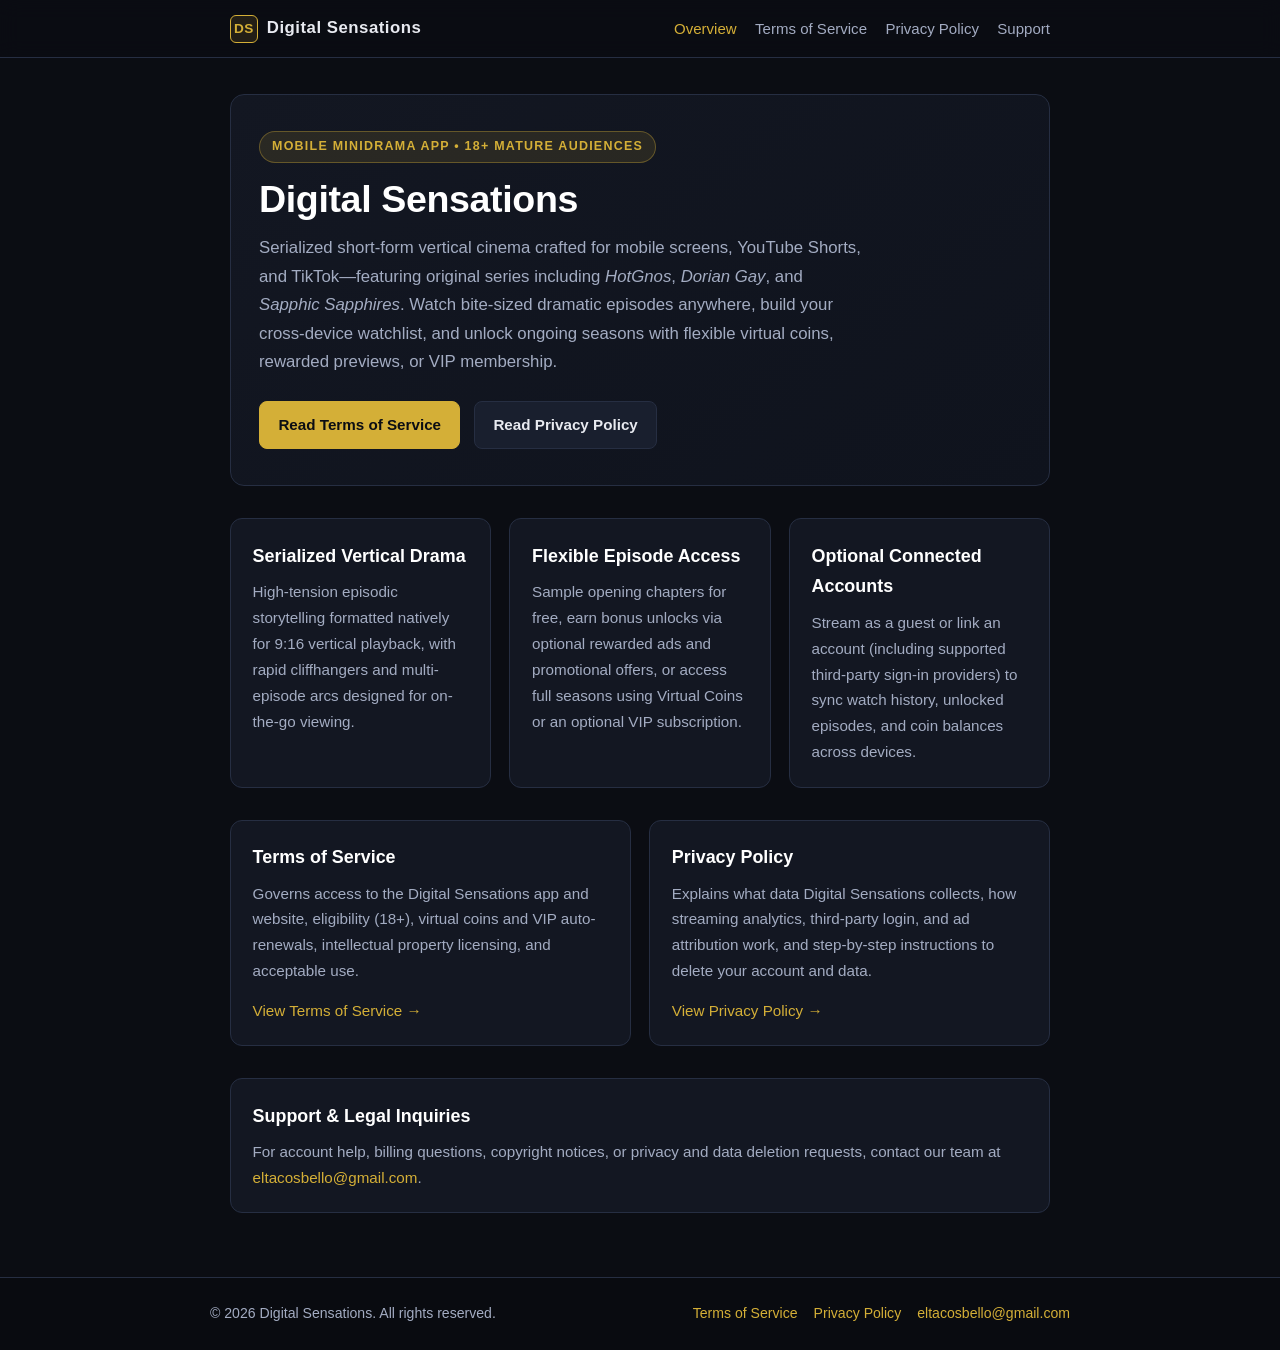
<file: index.html>
<!DOCTYPE html>
<html lang="en">
<head>
  <meta charset="UTF-8">
  <meta name="viewport" content="width=device-width, initial-scale=1.0">
  <title>Digital Sensations — Short-Form Vertical Cinema &amp; Minidramas</title>
  <meta name="description" content="Official app overview, Terms of Service, and Privacy Policy for Digital Sensations, a mobile minidrama streaming platform.">
  <link rel="stylesheet" href="./styles.css">
</head>
<body>
  <header class="site-header">
    <div class="nav-inner">
      <a class="brand" href="./" aria-current="page">
        <span class="brand-mark" aria-hidden="true">DS</span>
        <span>Digital Sensations</span>
      </a>
      <nav class="nav-links" aria-label="Primary navigation">
        <a href="./" aria-current="page">Overview</a>
        <a href="./terms/">Terms of Service</a>
        <a href="./privacy/">Privacy Policy</a>
        <a href="mailto:eltacosbello@gmail.com">Support</a>
      </nav>
    </div>
  </header>

  <main class="container">
    <section class="hero">
      <span class="eyebrow">Mobile Minidrama App &bull; 18+ Mature Audiences</span>
      <h1>Digital Sensations</h1>
      <p class="subtitle">
        Serialized short-form vertical cinema crafted for mobile screens, YouTube Shorts, and TikTok—featuring original series including <em>HotGnos</em>, <em>Dorian Gay</em>, and <em>Sapphic Sapphires</em>. Watch bite-sized dramatic episodes anywhere, build your cross-device watchlist, and unlock ongoing seasons with flexible virtual coins, rewarded previews, or VIP membership.
      </p>
      <div class="cta-row">
        <a class="btn btn-primary" href="./terms/">Read Terms of Service</a>
        <a class="btn" href="./privacy/">Read Privacy Policy</a>
      </div>
    </section>

    <section class="grid" aria-label="Platform Highlights">
      <article class="card">
        <h2>Serialized Vertical Drama</h2>
        <p>
          High-tension episodic storytelling formatted natively for 9:16 vertical playback, with rapid cliffhangers and multi-episode arcs designed for on-the-go viewing.
        </p>
      </article>
      <article class="card">
        <h2>Flexible Episode Access</h2>
        <p>
          Sample opening chapters for free, earn bonus unlocks via optional rewarded ads and promotional offers, or access full seasons using Virtual Coins or an optional VIP subscription.
        </p>
      </article>
      <article class="card">
        <h2>Optional Connected Accounts</h2>
        <p>
          Stream as a guest or link an account (including supported third-party sign-in providers) to sync watch history, unlocked episodes, and coin balances across devices.
        </p>
      </article>
    </section>

    <section class="grid" aria-label="Legal &amp; Compliance Documents">
      <article class="card">
        <h2>Terms of Service</h2>
        <p>
          Governs access to the Digital Sensations app and website, eligibility (18+), virtual coins and VIP auto-renewals, intellectual property licensing, and acceptable use.
        </p>
        <p><a href="./terms/">View Terms of Service &rarr;</a></p>
      </article>
      <article class="card">
        <h2>Privacy Policy</h2>
        <p>
          Explains what data Digital Sensations collects, how streaming analytics, third-party login, and ad attribution work, and step-by-step instructions to delete your account and data.
        </p>
        <p><a href="./privacy/">View Privacy Policy &rarr;</a></p>
      </article>
    </section>

    <section class="card" aria-label="Contact &amp; Support">
      <h2>Support &amp; Legal Inquiries</h2>
      <p>
        For account help, billing questions, copyright notices, or privacy and data deletion requests, contact our team at
        <a href="mailto:eltacosbello@gmail.com">eltacosbello@gmail.com</a>.
      </p>
    </section>
  </main>

  <footer class="site-footer">
    <div class="footer-inner">
      <span>&copy; 2026 Digital Sensations. All rights reserved.</span>
      <div class="footer-links">
        <a href="./terms/">Terms of Service</a>
        <a href="./privacy/">Privacy Policy</a>
        <a href="mailto:eltacosbello@gmail.com">eltacosbello@gmail.com</a>
      </div>
    </div>
  </footer>
</body>
</html>
</file>
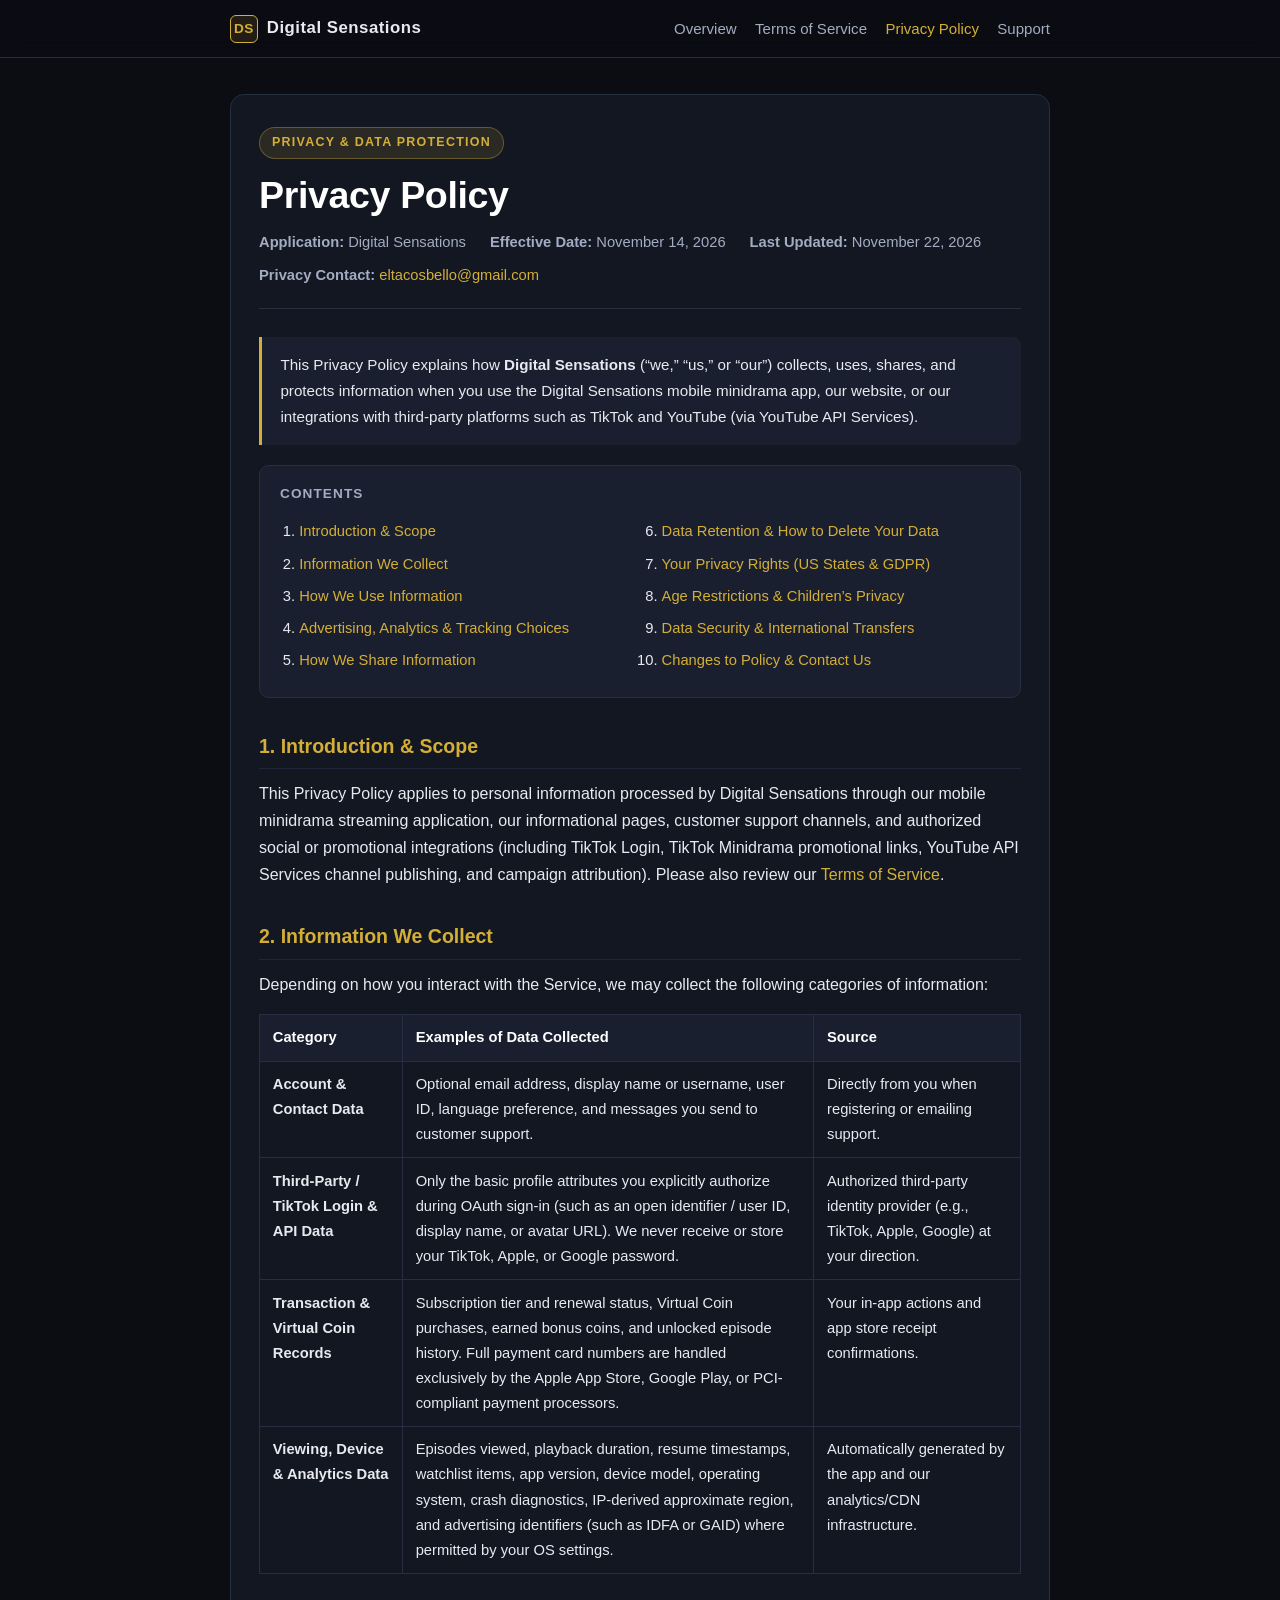
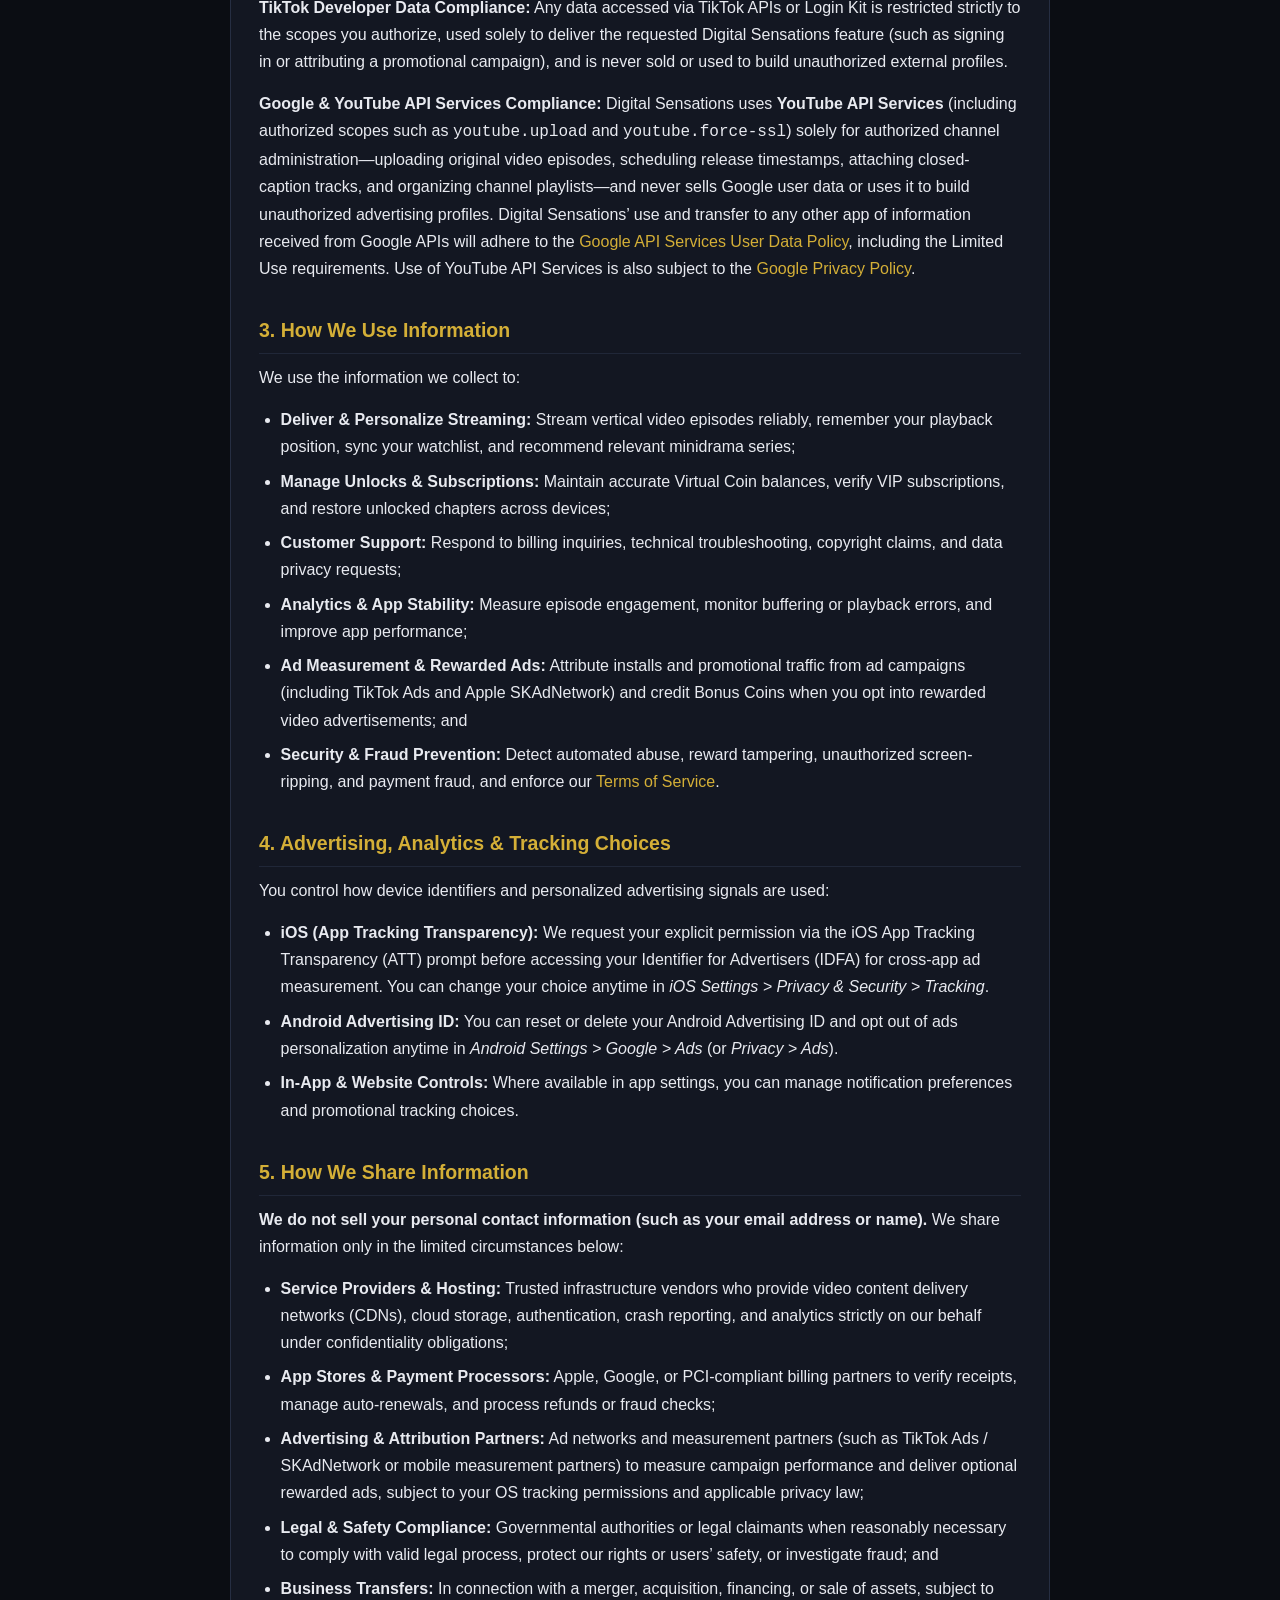
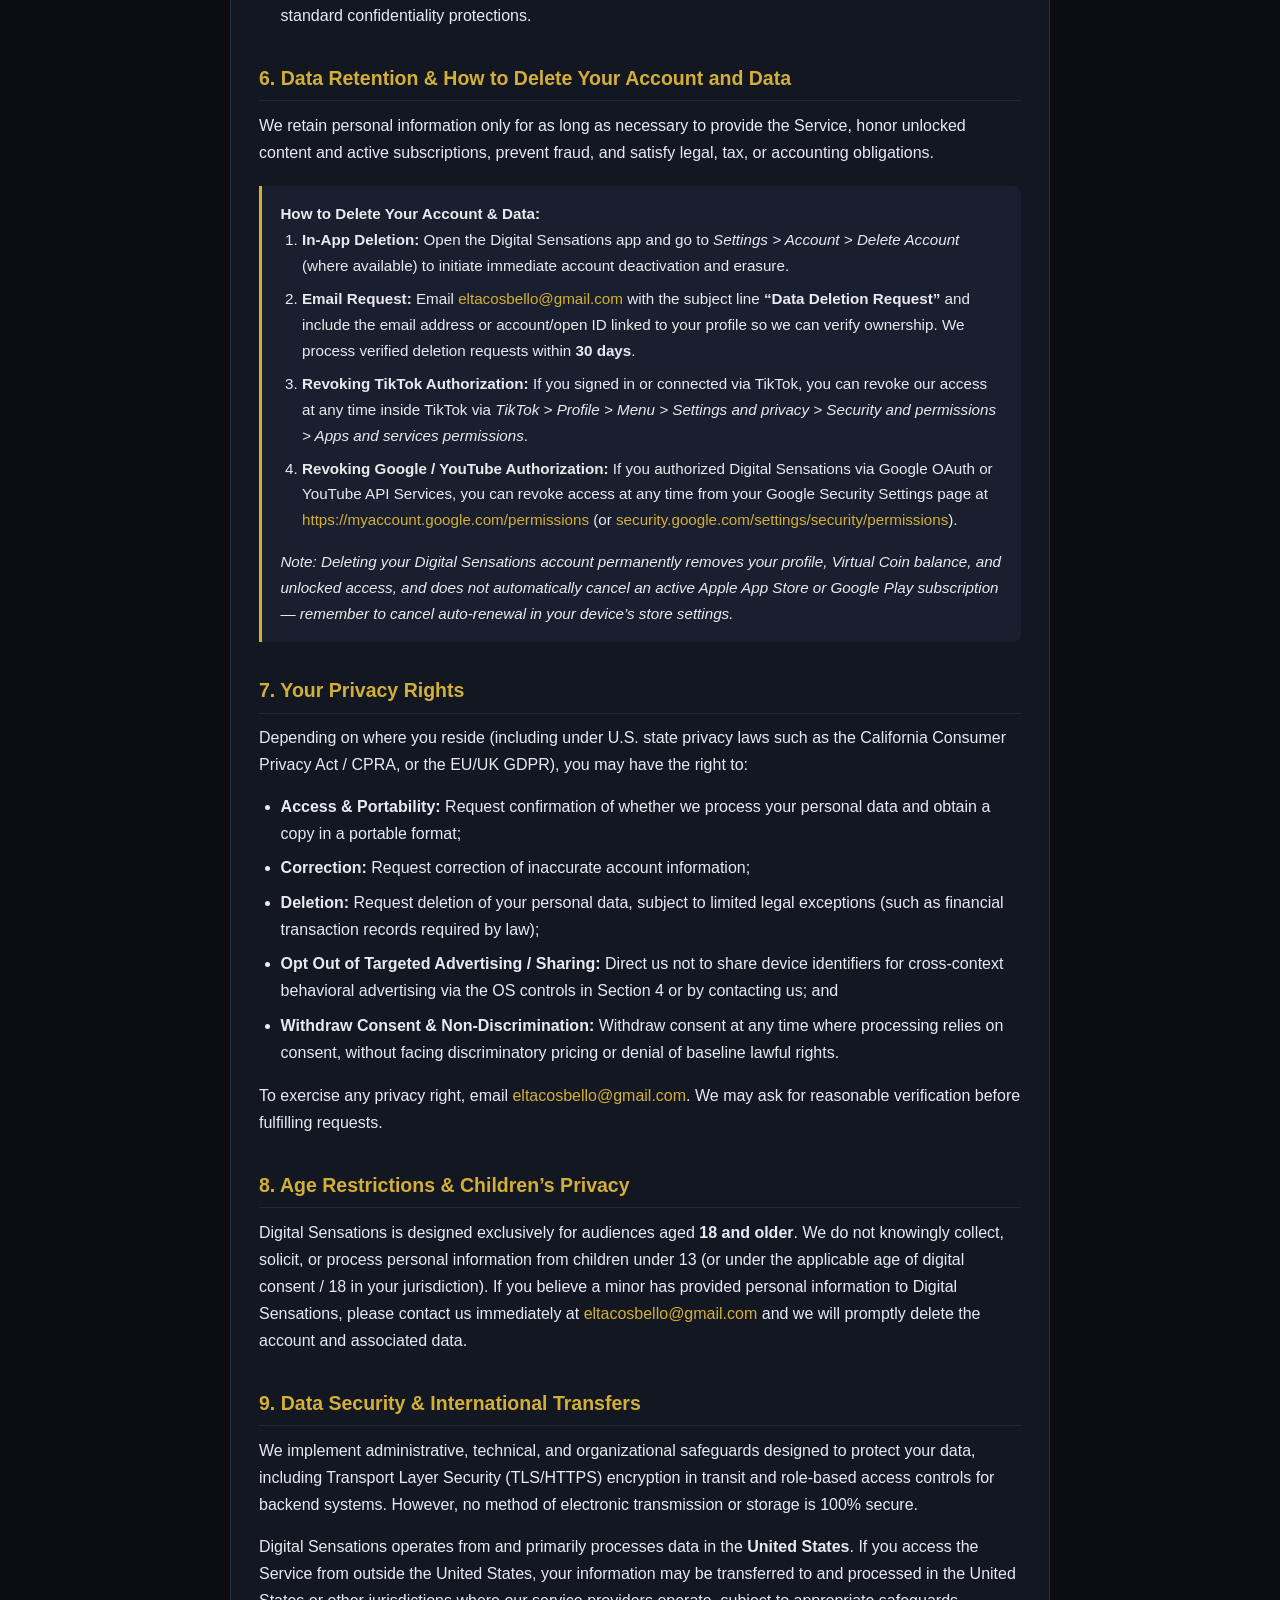
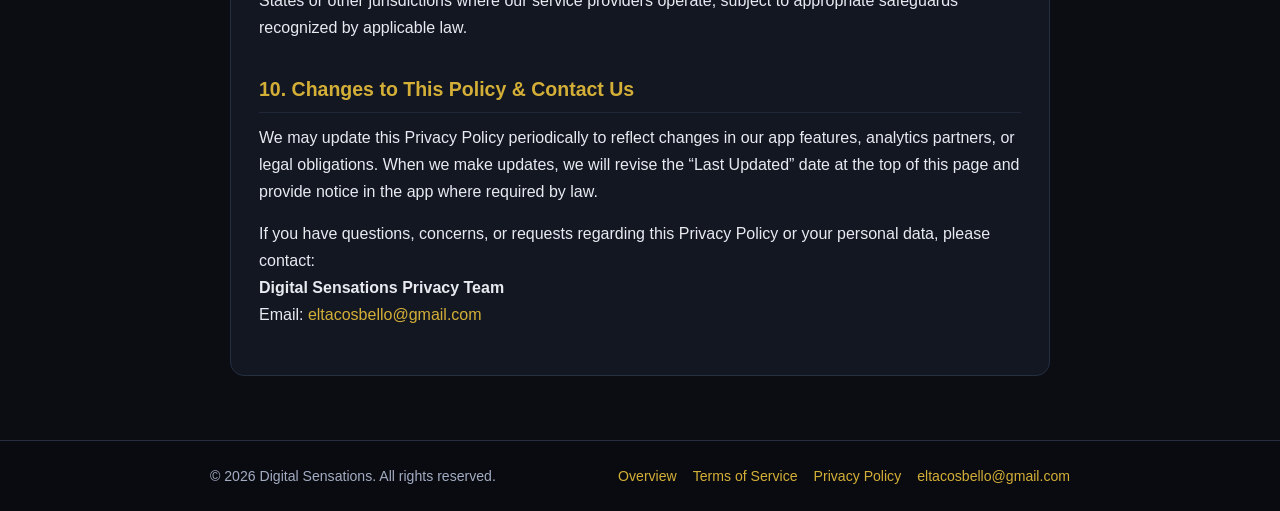
<file: privacy/index.html>
<!DOCTYPE html>
<html lang="en">
<head>
  <meta charset="UTF-8">
  <meta name="viewport" content="width=device-width, initial-scale=1.0">
  <title>Privacy Policy — Digital Sensations</title>
  <meta name="description" content="Official Privacy Policy for Digital Sensations, a mobile minidrama streaming application.">
  <link rel="stylesheet" href="../styles.css">
</head>
<body>
  <header class="site-header">
    <div class="nav-inner">
      <a class="brand" href="../">
        <span class="brand-mark" aria-hidden="true">DS</span>
        <span>Digital Sensations</span>
      </a>
      <nav class="nav-links" aria-label="Primary navigation">
        <a href="../">Overview</a>
        <a href="../terms/">Terms of Service</a>
        <a href="./" aria-current="page">Privacy Policy</a>
        <a href="mailto:eltacosbello@gmail.com">Support</a>
      </nav>
    </div>
  </header>

  <main class="container">
    <article class="legal-doc">
      <span class="eyebrow">Privacy &amp; Data Protection</span>
      <h1>Privacy Policy</h1>
      <div class="legal-meta">
        <span><strong>Application:</strong> Digital Sensations</span>
        <span><strong>Effective Date:</strong> November 14, 2026</span>
        <span><strong>Last Updated:</strong> November 22, 2026</span>
        <span><strong>Privacy Contact:</strong> <a href="mailto:eltacosbello@gmail.com">eltacosbello@gmail.com</a></span>
      </div>

      <div class="callout">
        This Privacy Policy explains how <strong>Digital Sensations</strong> (&ldquo;we,&rdquo; &ldquo;us,&rdquo; or &ldquo;our&rdquo;) collects, uses, shares, and protects information when you use the Digital Sensations mobile minidrama app, our website, or our integrations with third-party platforms such as TikTok and YouTube (via YouTube API Services).
      </div>

      <nav class="toc" aria-label="Table of contents">
        <p class="toc-title">Contents</p>
        <ol>
          <li><a href="#scope">Introduction &amp; Scope</a></li>
          <li><a href="#collection">Information We Collect</a></li>
          <li><a href="#usage">How We Use Information</a></li>
          <li><a href="#ads-choices">Advertising, Analytics &amp; Tracking Choices</a></li>
          <li><a href="#sharing">How We Share Information</a></li>
          <li><a href="#retention-deletion">Data Retention &amp; How to Delete Your Data</a></li>
          <li><a href="#rights">Your Privacy Rights (US States &amp; GDPR)</a></li>
          <li><a href="#children">Age Restrictions &amp; Children&rsquo;s Privacy</a></li>
          <li><a href="#security">Data Security &amp; International Transfers</a></li>
          <li><a href="#contact">Changes to Policy &amp; Contact Us</a></li>
        </ol>
      </nav>

      <h2 id="scope">1. Introduction &amp; Scope</h2>
      <p>
        This Privacy Policy applies to personal information processed by Digital Sensations through our mobile minidrama streaming application, our informational pages, customer support channels, and authorized social or promotional integrations (including TikTok Login, TikTok Minidrama promotional links, YouTube API Services channel publishing, and campaign attribution). Please also review our <a href="../terms/">Terms of Service</a>.
      </p>

      <h2 id="collection">2. Information We Collect</h2>
      <p>Depending on how you interact with the Service, we may collect the following categories of information:</p>

      <div class="table-wrap">
        <table>
          <thead>
            <tr>
              <th>Category</th>
              <th>Examples of Data Collected</th>
              <th>Source</th>
            </tr>
          </thead>
          <tbody>
            <tr>
              <td><strong>Account &amp; Contact Data</strong></td>
              <td>Optional email address, display name or username, user ID, language preference, and messages you send to customer support.</td>
              <td>Directly from you when registering or emailing support.</td>
            </tr>
            <tr>
              <td><strong>Third-Party / TikTok Login &amp; API Data</strong></td>
              <td>Only the basic profile attributes you explicitly authorize during OAuth sign-in (such as an open identifier / user ID, display name, or avatar URL). We never receive or store your TikTok, Apple, or Google password.</td>
              <td>Authorized third-party identity provider (e.g., TikTok, Apple, Google) at your direction.</td>
            </tr>
            <tr>
              <td><strong>Transaction &amp; Virtual Coin Records</strong></td>
              <td>Subscription tier and renewal status, Virtual Coin purchases, earned bonus coins, and unlocked episode history. Full payment card numbers are handled exclusively by the Apple App Store, Google Play, or PCI-compliant payment processors.</td>
              <td>Your in-app actions and app store receipt confirmations.</td>
            </tr>
            <tr>
              <td><strong>Viewing, Device &amp; Analytics Data</strong></td>
              <td>Episodes viewed, playback duration, resume timestamps, watchlist items, app version, device model, operating system, crash diagnostics, IP-derived approximate region, and advertising identifiers (such as IDFA or GAID) where permitted by your OS settings.</td>
              <td>Automatically generated by the app and our analytics/CDN infrastructure.</td>
            </tr>
          </tbody>
        </table>
      </div>

      <p>
        <strong>TikTok Developer Data Compliance:</strong> Any data accessed via TikTok APIs or Login Kit is restricted strictly to the scopes you authorize, used solely to deliver the requested Digital Sensations feature (such as signing in or attributing a promotional campaign), and is never sold or used to build unauthorized external profiles.
      </p>
      <p>
        <strong>Google &amp; YouTube API Services Compliance:</strong> Digital Sensations uses <strong>YouTube API Services</strong> (including authorized scopes such as <code>youtube.upload</code> and <code>youtube.force-ssl</code>) solely for authorized channel administration—uploading original video episodes, scheduling release timestamps, attaching closed-caption tracks, and organizing channel playlists—and never sells Google user data or uses it to build unauthorized advertising profiles. Digital Sensations&rsquo; use and transfer to any other app of information received from Google APIs will adhere to the <a href="https://developers.google.com/terms/api-services-user-data-policy" target="_blank" rel="noopener noreferrer">Google API Services User Data Policy</a>, including the Limited Use requirements. Use of YouTube API Services is also subject to the <a href="http://www.google.com/policies/privacy" target="_blank" rel="noopener noreferrer">Google Privacy Policy</a>.
      </p>

      <h2 id="usage">3. How We Use Information</h2>
      <p>We use the information we collect to:</p>
      <ul>
        <li><strong>Deliver &amp; Personalize Streaming:</strong> Stream vertical video episodes reliably, remember your playback position, sync your watchlist, and recommend relevant minidrama series;</li>
        <li><strong>Manage Unlocks &amp; Subscriptions:</strong> Maintain accurate Virtual Coin balances, verify VIP subscriptions, and restore unlocked chapters across devices;</li>
        <li><strong>Customer Support:</strong> Respond to billing inquiries, technical troubleshooting, copyright claims, and data privacy requests;</li>
        <li><strong>Analytics &amp; App Stability:</strong> Measure episode engagement, monitor buffering or playback errors, and improve app performance;</li>
        <li><strong>Ad Measurement &amp; Rewarded Ads:</strong> Attribute installs and promotional traffic from ad campaigns (including TikTok Ads and Apple SKAdNetwork) and credit Bonus Coins when you opt into rewarded video advertisements; and</li>
        <li><strong>Security &amp; Fraud Prevention:</strong> Detect automated abuse, reward tampering, unauthorized screen-ripping, and payment fraud, and enforce our <a href="../terms/">Terms of Service</a>.</li>
      </ul>

      <h2 id="ads-choices">4. Advertising, Analytics &amp; Tracking Choices</h2>
      <p>You control how device identifiers and personalized advertising signals are used:</p>
      <ul>
        <li><strong>iOS (App Tracking Transparency):</strong> We request your explicit permission via the iOS App Tracking Transparency (ATT) prompt before accessing your Identifier for Advertisers (IDFA) for cross-app ad measurement. You can change your choice anytime in <em>iOS Settings &gt; Privacy &amp; Security &gt; Tracking</em>.</li>
        <li><strong>Android Advertising ID:</strong> You can reset or delete your Android Advertising ID and opt out of ads personalization anytime in <em>Android Settings &gt; Google &gt; Ads</em> (or <em>Privacy &gt; Ads</em>).</li>
        <li><strong>In-App &amp; Website Controls:</strong> Where available in app settings, you can manage notification preferences and promotional tracking choices.</li>
      </ul>

      <h2 id="sharing">5. How We Share Information</h2>
      <p>
        <strong>We do not sell your personal contact information (such as your email address or name).</strong> We share information only in the limited circumstances below:
      </p>
      <ul>
        <li><strong>Service Providers &amp; Hosting:</strong> Trusted infrastructure vendors who provide video content delivery networks (CDNs), cloud storage, authentication, crash reporting, and analytics strictly on our behalf under confidentiality obligations;</li>
        <li><strong>App Stores &amp; Payment Processors:</strong> Apple, Google, or PCI-compliant billing partners to verify receipts, manage auto-renewals, and process refunds or fraud checks;</li>
        <li><strong>Advertising &amp; Attribution Partners:</strong> Ad networks and measurement partners (such as TikTok Ads / SKAdNetwork or mobile measurement partners) to measure campaign performance and deliver optional rewarded ads, subject to your OS tracking permissions and applicable privacy law;</li>
        <li><strong>Legal &amp; Safety Compliance:</strong> Governmental authorities or legal claimants when reasonably necessary to comply with valid legal process, protect our rights or users&rsquo; safety, or investigate fraud; and</li>
        <li><strong>Business Transfers:</strong> In connection with a merger, acquisition, financing, or sale of assets, subject to standard confidentiality protections.</li>
      </ul>

      <h2 id="retention-deletion">6. Data Retention &amp; How to Delete Your Account and Data</h2>
      <p>
        We retain personal information only for as long as necessary to provide the Service, honor unlocked content and active subscriptions, prevent fraud, and satisfy legal, tax, or accounting obligations.
      </p>

      <div class="callout">
        <strong>How to Delete Your Account &amp; Data:</strong>
        <ol>
          <li><strong>In-App Deletion:</strong> Open the Digital Sensations app and go to <em>Settings &gt; Account &gt; Delete Account</em> (where available) to initiate immediate account deactivation and erasure.</li>
          <li><strong>Email Request:</strong> Email <a href="mailto:eltacosbello@gmail.com?subject=Data%20Deletion%20Request">eltacosbello@gmail.com</a> with the subject line <strong>&ldquo;Data Deletion Request&rdquo;</strong> and include the email address or account/open ID linked to your profile so we can verify ownership. We process verified deletion requests within <strong>30 days</strong>.</li>
          <li><strong>Revoking TikTok Authorization:</strong> If you signed in or connected via TikTok, you can revoke our access at any time inside TikTok via <em>TikTok &gt; Profile &gt; Menu &gt; Settings and privacy &gt; Security and permissions &gt; Apps and services permissions</em>.</li>
          <li><strong>Revoking Google / YouTube Authorization:</strong> If you authorized Digital Sensations via Google OAuth or YouTube API Services, you can revoke access at any time from your Google Security Settings page at <a href="https://myaccount.google.com/permissions" target="_blank" rel="noopener noreferrer">https://myaccount.google.com/permissions</a> (or <a href="https://security.google.com/settings/security/permissions" target="_blank" rel="noopener noreferrer">security.google.com/settings/security/permissions</a>).</li>
        </ol>
        <em>Note: Deleting your Digital Sensations account permanently removes your profile, Virtual Coin balance, and unlocked access, and does not automatically cancel an active Apple App Store or Google Play subscription &mdash; remember to cancel auto-renewal in your device&rsquo;s store settings.</em>
      </div>

      <h2 id="rights">7. Your Privacy Rights</h2>
      <p>
        Depending on where you reside (including under U.S. state privacy laws such as the California Consumer Privacy Act / CPRA, or the EU/UK GDPR), you may have the right to:
      </p>
      <ul>
        <li><strong>Access &amp; Portability:</strong> Request confirmation of whether we process your personal data and obtain a copy in a portable format;</li>
        <li><strong>Correction:</strong> Request correction of inaccurate account information;</li>
        <li><strong>Deletion:</strong> Request deletion of your personal data, subject to limited legal exceptions (such as financial transaction records required by law);</li>
        <li><strong>Opt Out of Targeted Advertising / Sharing:</strong> Direct us not to share device identifiers for cross-context behavioral advertising via the OS controls in Section 4 or by contacting us; and</li>
        <li><strong>Withdraw Consent &amp; Non-Discrimination:</strong> Withdraw consent at any time where processing relies on consent, without facing discriminatory pricing or denial of baseline lawful rights.</li>
      </ul>
      <p>
        To exercise any privacy right, email <a href="mailto:eltacosbello@gmail.com?subject=Privacy%20Rights%20Request">eltacosbello@gmail.com</a>. We may ask for reasonable verification before fulfilling requests.
      </p>

      <h2 id="children">8. Age Restrictions &amp; Children&rsquo;s Privacy</h2>
      <p>
        Digital Sensations is designed exclusively for audiences aged <strong>18 and older</strong>. We do not knowingly collect, solicit, or process personal information from children under 13 (or under the applicable age of digital consent / 18 in your jurisdiction). If you believe a minor has provided personal information to Digital Sensations, please contact us immediately at <a href="mailto:eltacosbello@gmail.com">eltacosbello@gmail.com</a> and we will promptly delete the account and associated data.
      </p>

      <h2 id="security">9. Data Security &amp; International Transfers</h2>
      <p>
        We implement administrative, technical, and organizational safeguards designed to protect your data, including Transport Layer Security (TLS/HTTPS) encryption in transit and role-based access controls for backend systems. However, no method of electronic transmission or storage is 100% secure.
      </p>
      <p>
        Digital Sensations operates from and primarily processes data in the <strong>United States</strong>. If you access the Service from outside the United States, your information may be transferred to and processed in the United States or other jurisdictions where our service providers operate, subject to appropriate safeguards recognized by applicable law.
      </p>

      <h2 id="contact">10. Changes to This Policy &amp; Contact Us</h2>
      <p>
        We may update this Privacy Policy periodically to reflect changes in our app features, analytics partners, or legal obligations. When we make updates, we will revise the &ldquo;Last Updated&rdquo; date at the top of this page and provide notice in the app where required by law.
      </p>
      <p>
        If you have questions, concerns, or requests regarding this Privacy Policy or your personal data, please contact:
        <br>
        <strong>Digital Sensations Privacy Team</strong><br>
        Email: <a href="mailto:eltacosbello@gmail.com">eltacosbello@gmail.com</a>
      </p>
    </article>
  </main>

  <footer class="site-footer">
    <div class="footer-inner">
      <span>&copy; 2026 Digital Sensations. All rights reserved.</span>
      <div class="footer-links">
        <a href="../">Overview</a>
        <a href="../terms/">Terms of Service</a>
        <a href="./">Privacy Policy</a>
        <a href="mailto:eltacosbello@gmail.com">eltacosbello@gmail.com</a>
      </div>
    </div>
  </footer>
</body>
</html>
</file>
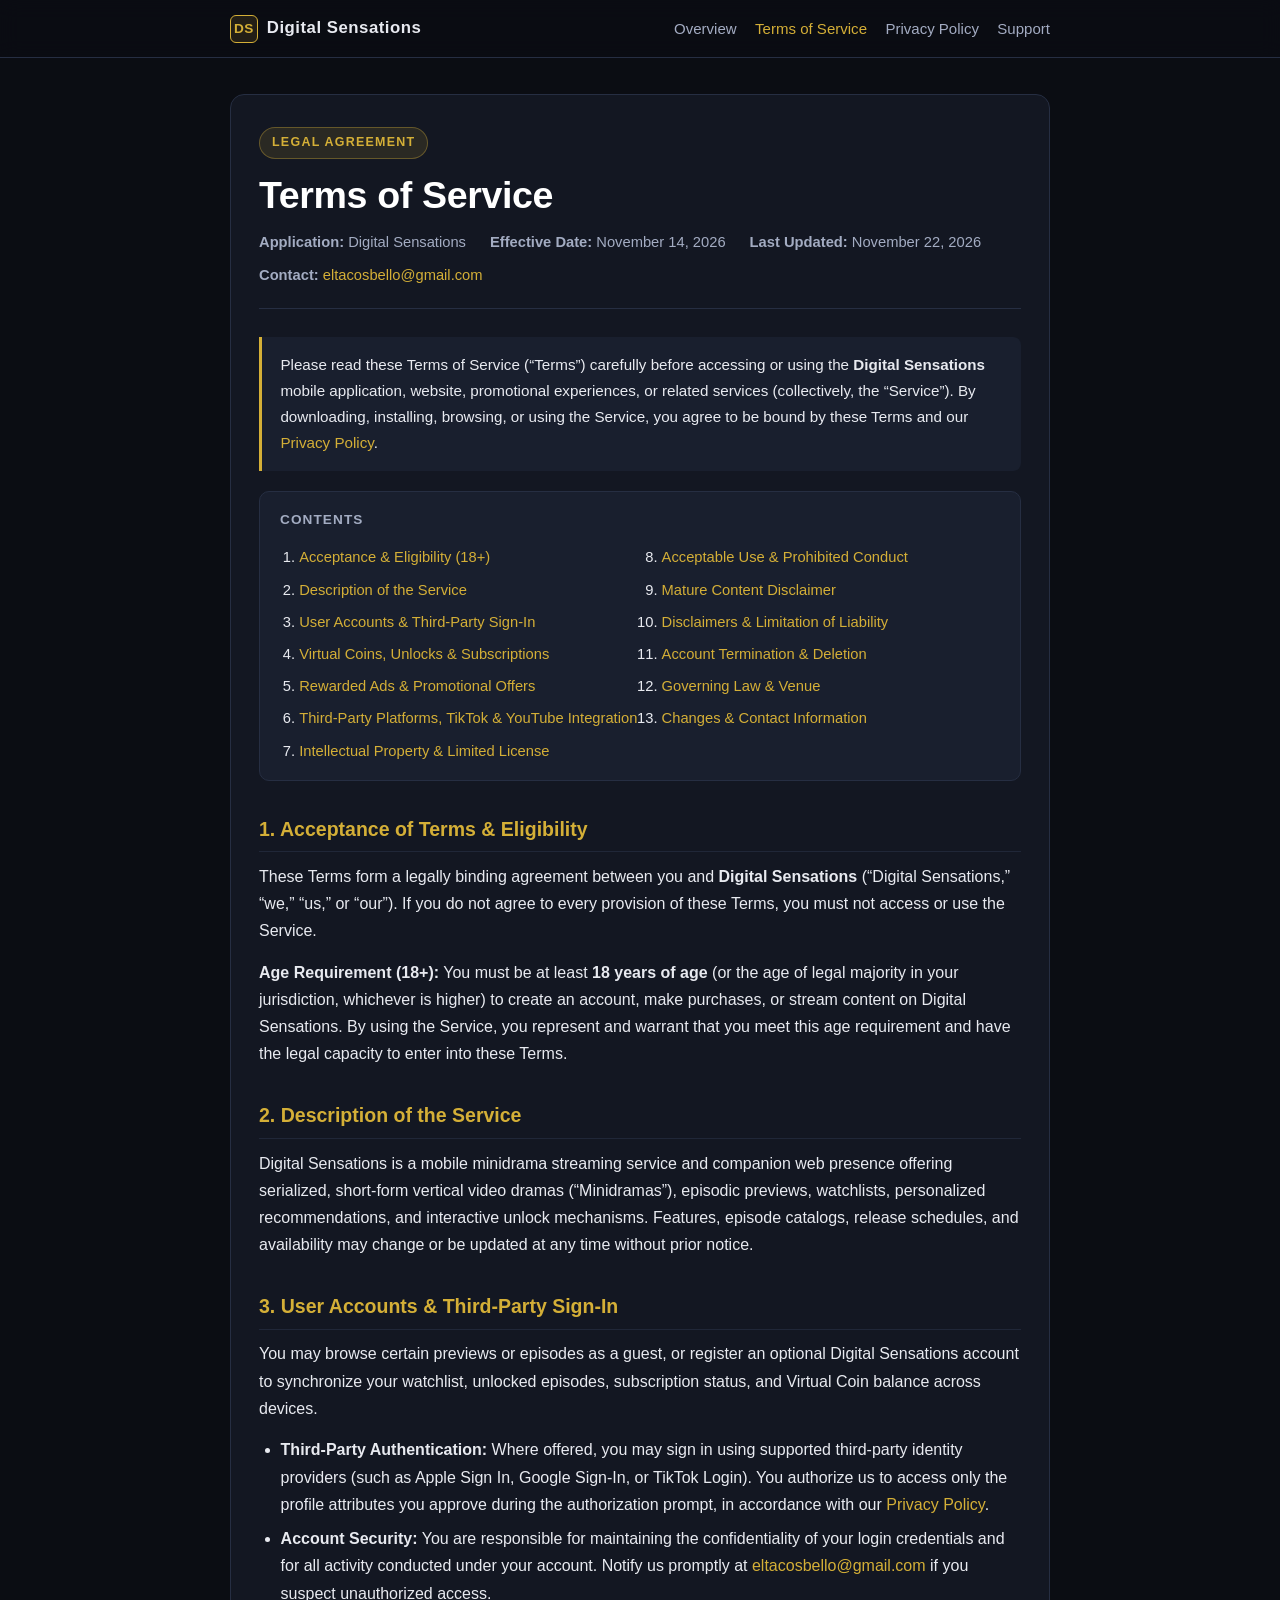
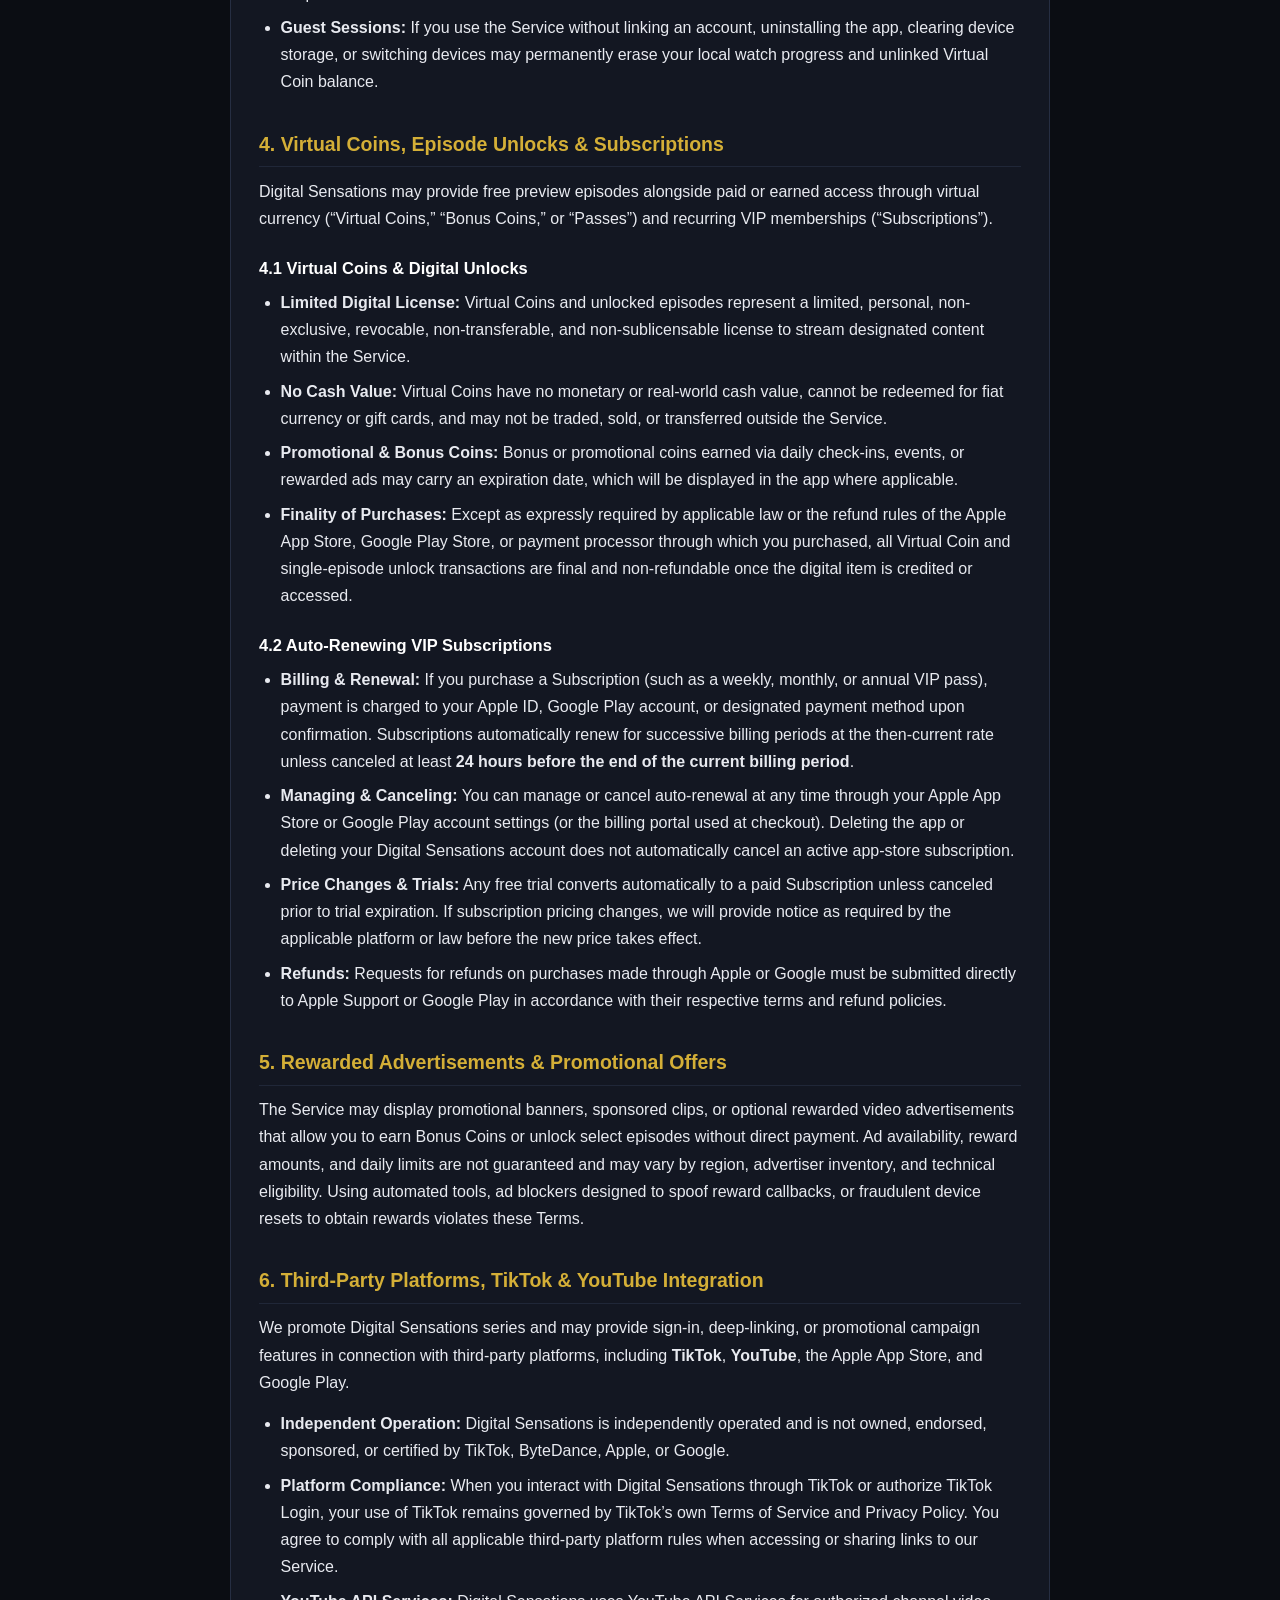
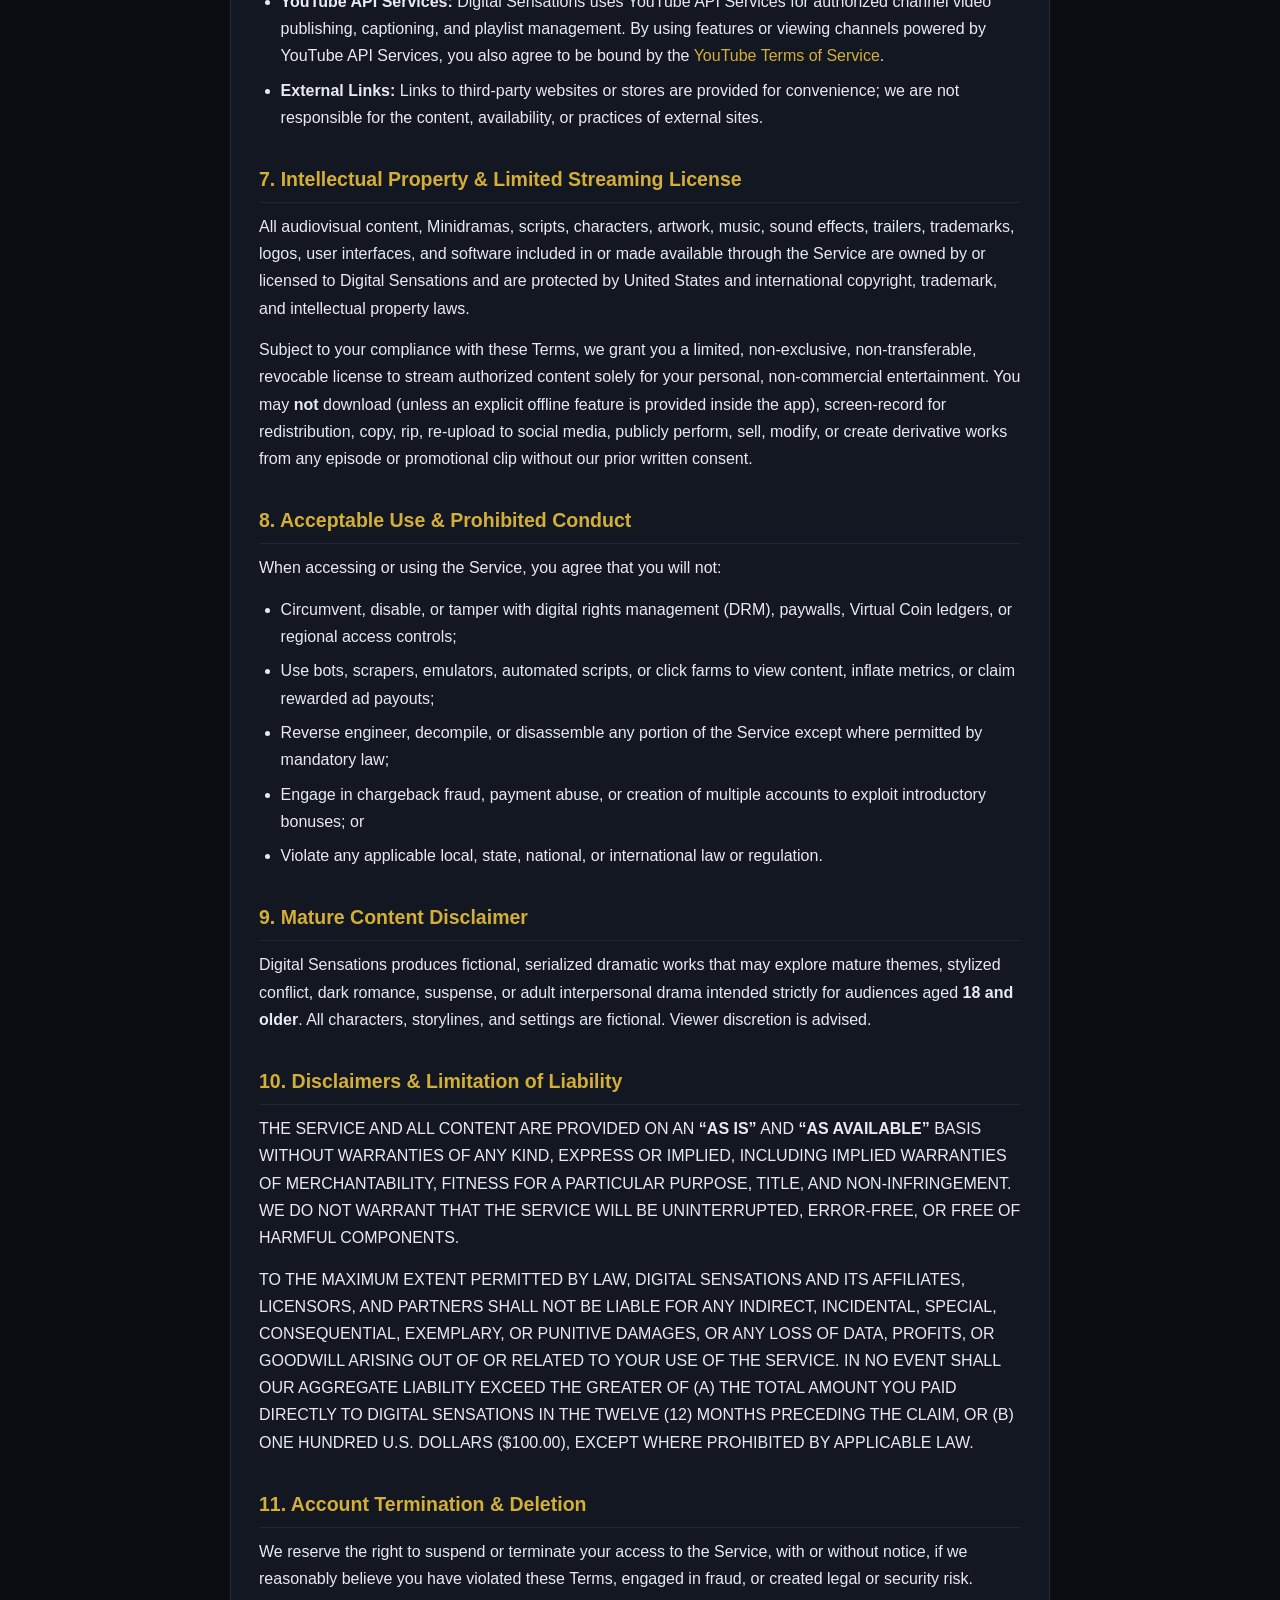
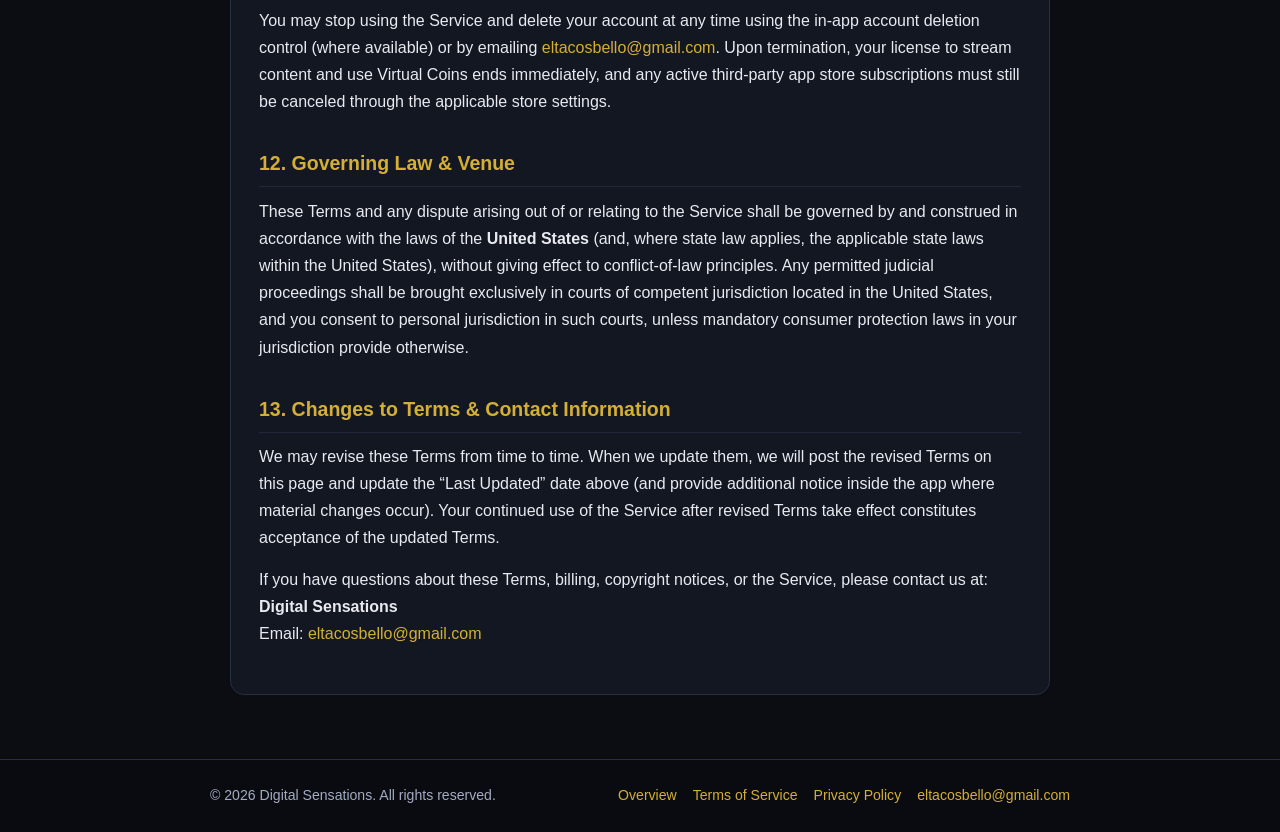
<file: terms/index.html>
<!DOCTYPE html>
<html lang="en">
<head>
  <meta charset="UTF-8">
  <meta name="viewport" content="width=device-width, initial-scale=1.0">
  <title>Terms of Service — Digital Sensations</title>
  <meta name="description" content="Official Terms of Service for Digital Sensations, a mobile minidrama streaming application.">
  <link rel="stylesheet" href="../styles.css">
</head>
<body>
  <header class="site-header">
    <div class="nav-inner">
      <a class="brand" href="../">
        <span class="brand-mark" aria-hidden="true">DS</span>
        <span>Digital Sensations</span>
      </a>
      <nav class="nav-links" aria-label="Primary navigation">
        <a href="../">Overview</a>
        <a href="./" aria-current="page">Terms of Service</a>
        <a href="../privacy/">Privacy Policy</a>
        <a href="mailto:eltacosbello@gmail.com">Support</a>
      </nav>
    </div>
  </header>

  <main class="container">
    <article class="legal-doc">
      <span class="eyebrow">Legal Agreement</span>
      <h1>Terms of Service</h1>
      <div class="legal-meta">
        <span><strong>Application:</strong> Digital Sensations</span>
        <span><strong>Effective Date:</strong> November 14, 2026</span>
        <span><strong>Last Updated:</strong> November 22, 2026</span>
        <span><strong>Contact:</strong> <a href="mailto:eltacosbello@gmail.com">eltacosbello@gmail.com</a></span>
      </div>

      <div class="callout">
        Please read these Terms of Service (&ldquo;Terms&rdquo;) carefully before accessing or using the <strong>Digital Sensations</strong> mobile application, website, promotional experiences, or related services (collectively, the &ldquo;Service&rdquo;). By downloading, installing, browsing, or using the Service, you agree to be bound by these Terms and our <a href="../privacy/">Privacy Policy</a>.
      </div>

      <nav class="toc" aria-label="Table of contents">
        <p class="toc-title">Contents</p>
        <ol>
          <li><a href="#acceptance">Acceptance &amp; Eligibility (18+)</a></li>
          <li><a href="#service">Description of the Service</a></li>
          <li><a href="#accounts">User Accounts &amp; Third-Party Sign-In</a></li>
          <li><a href="#billing">Virtual Coins, Unlocks &amp; Subscriptions</a></li>
          <li><a href="#ads">Rewarded Ads &amp; Promotional Offers</a></li>
          <li><a href="#tiktok">Third-Party Platforms, TikTok &amp; YouTube Integration</a></li>
          <li><a href="#ip">Intellectual Property &amp; Limited License</a></li>
          <li><a href="#conduct">Acceptable Use &amp; Prohibited Conduct</a></li>
          <li><a href="#mature">Mature Content Disclaimer</a></li>
          <li><a href="#warranty">Disclaimers &amp; Limitation of Liability</a></li>
          <li><a href="#termination">Account Termination &amp; Deletion</a></li>
          <li><a href="#governing-law">Governing Law &amp; Venue</a></li>
          <li><a href="#changes">Changes &amp; Contact Information</a></li>
        </ol>
      </nav>

      <h2 id="acceptance">1. Acceptance of Terms &amp; Eligibility</h2>
      <p>
        These Terms form a legally binding agreement between you and <strong>Digital Sensations</strong> (&ldquo;Digital Sensations,&rdquo; &ldquo;we,&rdquo; &ldquo;us,&rdquo; or &ldquo;our&rdquo;). If you do not agree to every provision of these Terms, you must not access or use the Service.
      </p>
      <p>
        <strong>Age Requirement (18+):</strong> You must be at least <strong>18 years of age</strong> (or the age of legal majority in your jurisdiction, whichever is higher) to create an account, make purchases, or stream content on Digital Sensations. By using the Service, you represent and warrant that you meet this age requirement and have the legal capacity to enter into these Terms.
      </p>

      <h2 id="service">2. Description of the Service</h2>
      <p>
        Digital Sensations is a mobile minidrama streaming service and companion web presence offering serialized, short-form vertical video dramas (&ldquo;Minidramas&rdquo;), episodic previews, watchlists, personalized recommendations, and interactive unlock mechanisms. Features, episode catalogs, release schedules, and availability may change or be updated at any time without prior notice.
      </p>

      <h2 id="accounts">3. User Accounts &amp; Third-Party Sign-In</h2>
      <p>
        You may browse certain previews or episodes as a guest, or register an optional Digital Sensations account to synchronize your watchlist, unlocked episodes, subscription status, and Virtual Coin balance across devices.
      </p>
      <ul>
        <li><strong>Third-Party Authentication:</strong> Where offered, you may sign in using supported third-party identity providers (such as Apple Sign In, Google Sign-In, or TikTok Login). You authorize us to access only the profile attributes you approve during the authorization prompt, in accordance with our <a href="../privacy/">Privacy Policy</a>.</li>
        <li><strong>Account Security:</strong> You are responsible for maintaining the confidentiality of your login credentials and for all activity conducted under your account. Notify us promptly at <a href="mailto:eltacosbello@gmail.com">eltacosbello@gmail.com</a> if you suspect unauthorized access.</li>
        <li><strong>Guest Sessions:</strong> If you use the Service without linking an account, uninstalling the app, clearing device storage, or switching devices may permanently erase your local watch progress and unlinked Virtual Coin balance.</li>
      </ul>

      <h2 id="billing">4. Virtual Coins, Episode Unlocks &amp; Subscriptions</h2>
      <p>
        Digital Sensations may provide free preview episodes alongside paid or earned access through virtual currency (&ldquo;Virtual Coins,&rdquo; &ldquo;Bonus Coins,&rdquo; or &ldquo;Passes&rdquo;) and recurring VIP memberships (&ldquo;Subscriptions&rdquo;).
      </p>
      <h3>4.1 Virtual Coins &amp; Digital Unlocks</h3>
      <ul>
        <li><strong>Limited Digital License:</strong> Virtual Coins and unlocked episodes represent a limited, personal, non-exclusive, revocable, non-transferable, and non-sublicensable license to stream designated content within the Service.</li>
        <li><strong>No Cash Value:</strong> Virtual Coins have no monetary or real-world cash value, cannot be redeemed for fiat currency or gift cards, and may not be traded, sold, or transferred outside the Service.</li>
        <li><strong>Promotional &amp; Bonus Coins:</strong> Bonus or promotional coins earned via daily check-ins, events, or rewarded ads may carry an expiration date, which will be displayed in the app where applicable.</li>
        <li><strong>Finality of Purchases:</strong> Except as expressly required by applicable law or the refund rules of the Apple App Store, Google Play Store, or payment processor through which you purchased, all Virtual Coin and single-episode unlock transactions are final and non-refundable once the digital item is credited or accessed.</li>
      </ul>

      <h3>4.2 Auto-Renewing VIP Subscriptions</h3>
      <ul>
        <li><strong>Billing &amp; Renewal:</strong> If you purchase a Subscription (such as a weekly, monthly, or annual VIP pass), payment is charged to your Apple ID, Google Play account, or designated payment method upon confirmation. Subscriptions automatically renew for successive billing periods at the then-current rate unless canceled at least <strong>24 hours before the end of the current billing period</strong>.</li>
        <li><strong>Managing &amp; Canceling:</strong> You can manage or cancel auto-renewal at any time through your Apple App Store or Google Play account settings (or the billing portal used at checkout). Deleting the app or deleting your Digital Sensations account does not automatically cancel an active app-store subscription.</li>
        <li><strong>Price Changes &amp; Trials:</strong> Any free trial converts automatically to a paid Subscription unless canceled prior to trial expiration. If subscription pricing changes, we will provide notice as required by the applicable platform or law before the new price takes effect.</li>
        <li><strong>Refunds:</strong> Requests for refunds on purchases made through Apple or Google must be submitted directly to Apple Support or Google Play in accordance with their respective terms and refund policies.</li>
      </ul>

      <h2 id="ads">5. Rewarded Advertisements &amp; Promotional Offers</h2>
      <p>
        The Service may display promotional banners, sponsored clips, or optional rewarded video advertisements that allow you to earn Bonus Coins or unlock select episodes without direct payment. Ad availability, reward amounts, and daily limits are not guaranteed and may vary by region, advertiser inventory, and technical eligibility. Using automated tools, ad blockers designed to spoof reward callbacks, or fraudulent device resets to obtain rewards violates these Terms.
      </p>

      <h2 id="tiktok">6. Third-Party Platforms, TikTok &amp; YouTube Integration</h2>
      <p>
        We promote Digital Sensations series and may provide sign-in, deep-linking, or promotional campaign features in connection with third-party platforms, including <strong>TikTok</strong>, <strong>YouTube</strong>, the Apple App Store, and Google Play.
      </p>
      <ul>
        <li><strong>Independent Operation:</strong> Digital Sensations is independently operated and is not owned, endorsed, sponsored, or certified by TikTok, ByteDance, Apple, or Google.</li>
        <li><strong>Platform Compliance:</strong> When you interact with Digital Sensations through TikTok or authorize TikTok Login, your use of TikTok remains governed by TikTok&rsquo;s own Terms of Service and Privacy Policy. You agree to comply with all applicable third-party platform rules when accessing or sharing links to our Service.</li>
        <li><strong>YouTube API Services:</strong> Digital Sensations uses YouTube API Services for authorized channel video publishing, captioning, and playlist management. By using features or viewing channels powered by YouTube API Services, you also agree to be bound by the <a href="https://www.youtube.com/t/terms" target="_blank" rel="noopener noreferrer">YouTube Terms of Service</a>.</li>
        <li><strong>External Links:</strong> Links to third-party websites or stores are provided for convenience; we are not responsible for the content, availability, or practices of external sites.</li>
      </ul>

      <h2 id="ip">7. Intellectual Property &amp; Limited Streaming License</h2>
      <p>
        All audiovisual content, Minidramas, scripts, characters, artwork, music, sound effects, trailers, trademarks, logos, user interfaces, and software included in or made available through the Service are owned by or licensed to Digital Sensations and are protected by United States and international copyright, trademark, and intellectual property laws.
      </p>
      <p>
        Subject to your compliance with these Terms, we grant you a limited, non-exclusive, non-transferable, revocable license to stream authorized content solely for your personal, non-commercial entertainment. You may <strong>not</strong> download (unless an explicit offline feature is provided inside the app), screen-record for redistribution, copy, rip, re-upload to social media, publicly perform, sell, modify, or create derivative works from any episode or promotional clip without our prior written consent.
      </p>

      <h2 id="conduct">8. Acceptable Use &amp; Prohibited Conduct</h2>
      <p>When accessing or using the Service, you agree that you will not:</p>
      <ul>
        <li>Circumvent, disable, or tamper with digital rights management (DRM), paywalls, Virtual Coin ledgers, or regional access controls;</li>
        <li>Use bots, scrapers, emulators, automated scripts, or click farms to view content, inflate metrics, or claim rewarded ad payouts;</li>
        <li>Reverse engineer, decompile, or disassemble any portion of the Service except where permitted by mandatory law;</li>
        <li>Engage in chargeback fraud, payment abuse, or creation of multiple accounts to exploit introductory bonuses; or</li>
        <li>Violate any applicable local, state, national, or international law or regulation.</li>
      </ul>

      <h2 id="mature">9. Mature Content Disclaimer</h2>
      <p>
        Digital Sensations produces fictional, serialized dramatic works that may explore mature themes, stylized conflict, dark romance, suspense, or adult interpersonal drama intended strictly for audiences aged <strong>18 and older</strong>. All characters, storylines, and settings are fictional. Viewer discretion is advised.
      </p>

      <h2 id="warranty">10. Disclaimers &amp; Limitation of Liability</h2>
      <p>
        THE SERVICE AND ALL CONTENT ARE PROVIDED ON AN <strong>&ldquo;AS IS&rdquo;</strong> AND <strong>&ldquo;AS AVAILABLE&rdquo;</strong> BASIS WITHOUT WARRANTIES OF ANY KIND, EXPRESS OR IMPLIED, INCLUDING IMPLIED WARRANTIES OF MERCHANTABILITY, FITNESS FOR A PARTICULAR PURPOSE, TITLE, AND NON-INFRINGEMENT. WE DO NOT WARRANT THAT THE SERVICE WILL BE UNINTERRUPTED, ERROR-FREE, OR FREE OF HARMFUL COMPONENTS.
      </p>
      <p>
        TO THE MAXIMUM EXTENT PERMITTED BY LAW, DIGITAL SENSATIONS AND ITS AFFILIATES, LICENSORS, AND PARTNERS SHALL NOT BE LIABLE FOR ANY INDIRECT, INCIDENTAL, SPECIAL, CONSEQUENTIAL, EXEMPLARY, OR PUNITIVE DAMAGES, OR ANY LOSS OF DATA, PROFITS, OR GOODWILL ARISING OUT OF OR RELATED TO YOUR USE OF THE SERVICE. IN NO EVENT SHALL OUR AGGREGATE LIABILITY EXCEED THE GREATER OF (A) THE TOTAL AMOUNT YOU PAID DIRECTLY TO DIGITAL SENSATIONS IN THE TWELVE (12) MONTHS PRECEDING THE CLAIM, OR (B) ONE HUNDRED U.S. DOLLARS ($100.00), EXCEPT WHERE PROHIBITED BY APPLICABLE LAW.
      </p>

      <h2 id="termination">11. Account Termination &amp; Deletion</h2>
      <p>
        We reserve the right to suspend or terminate your access to the Service, with or without notice, if we reasonably believe you have violated these Terms, engaged in fraud, or created legal or security risk.
      </p>
      <p>
        You may stop using the Service and delete your account at any time using the in-app account deletion control (where available) or by emailing <a href="mailto:eltacosbello@gmail.com?subject=Account%20Deletion%20Request">eltacosbello@gmail.com</a>. Upon termination, your license to stream content and use Virtual Coins ends immediately, and any active third-party app store subscriptions must still be canceled through the applicable store settings.
      </p>

      <h2 id="governing-law">12. Governing Law &amp; Venue</h2>
      <p>
        These Terms and any dispute arising out of or relating to the Service shall be governed by and construed in accordance with the laws of the <strong>United States</strong> (and, where state law applies, the applicable state laws within the United States), without giving effect to conflict-of-law principles. Any permitted judicial proceedings shall be brought exclusively in courts of competent jurisdiction located in the United States, and you consent to personal jurisdiction in such courts, unless mandatory consumer protection laws in your jurisdiction provide otherwise.
      </p>

      <h2 id="changes">13. Changes to Terms &amp; Contact Information</h2>
      <p>
        We may revise these Terms from time to time. When we update them, we will post the revised Terms on this page and update the &ldquo;Last Updated&rdquo; date above (and provide additional notice inside the app where material changes occur). Your continued use of the Service after revised Terms take effect constitutes acceptance of the updated Terms.
      </p>
      <p>
        If you have questions about these Terms, billing, copyright notices, or the Service, please contact us at:
        <br>
        <strong>Digital Sensations</strong><br>
        Email: <a href="mailto:eltacosbello@gmail.com">eltacosbello@gmail.com</a>
      </p>
    </article>
  </main>

  <footer class="site-footer">
    <div class="footer-inner">
      <span>&copy; 2026 Digital Sensations. All rights reserved.</span>
      <div class="footer-links">
        <a href="../">Overview</a>
        <a href="./">Terms of Service</a>
        <a href="../privacy/">Privacy Policy</a>
        <a href="mailto:eltacosbello@gmail.com">eltacosbello@gmail.com</a>
      </div>
    </div>
  </footer>
</body>
</html>
</file>
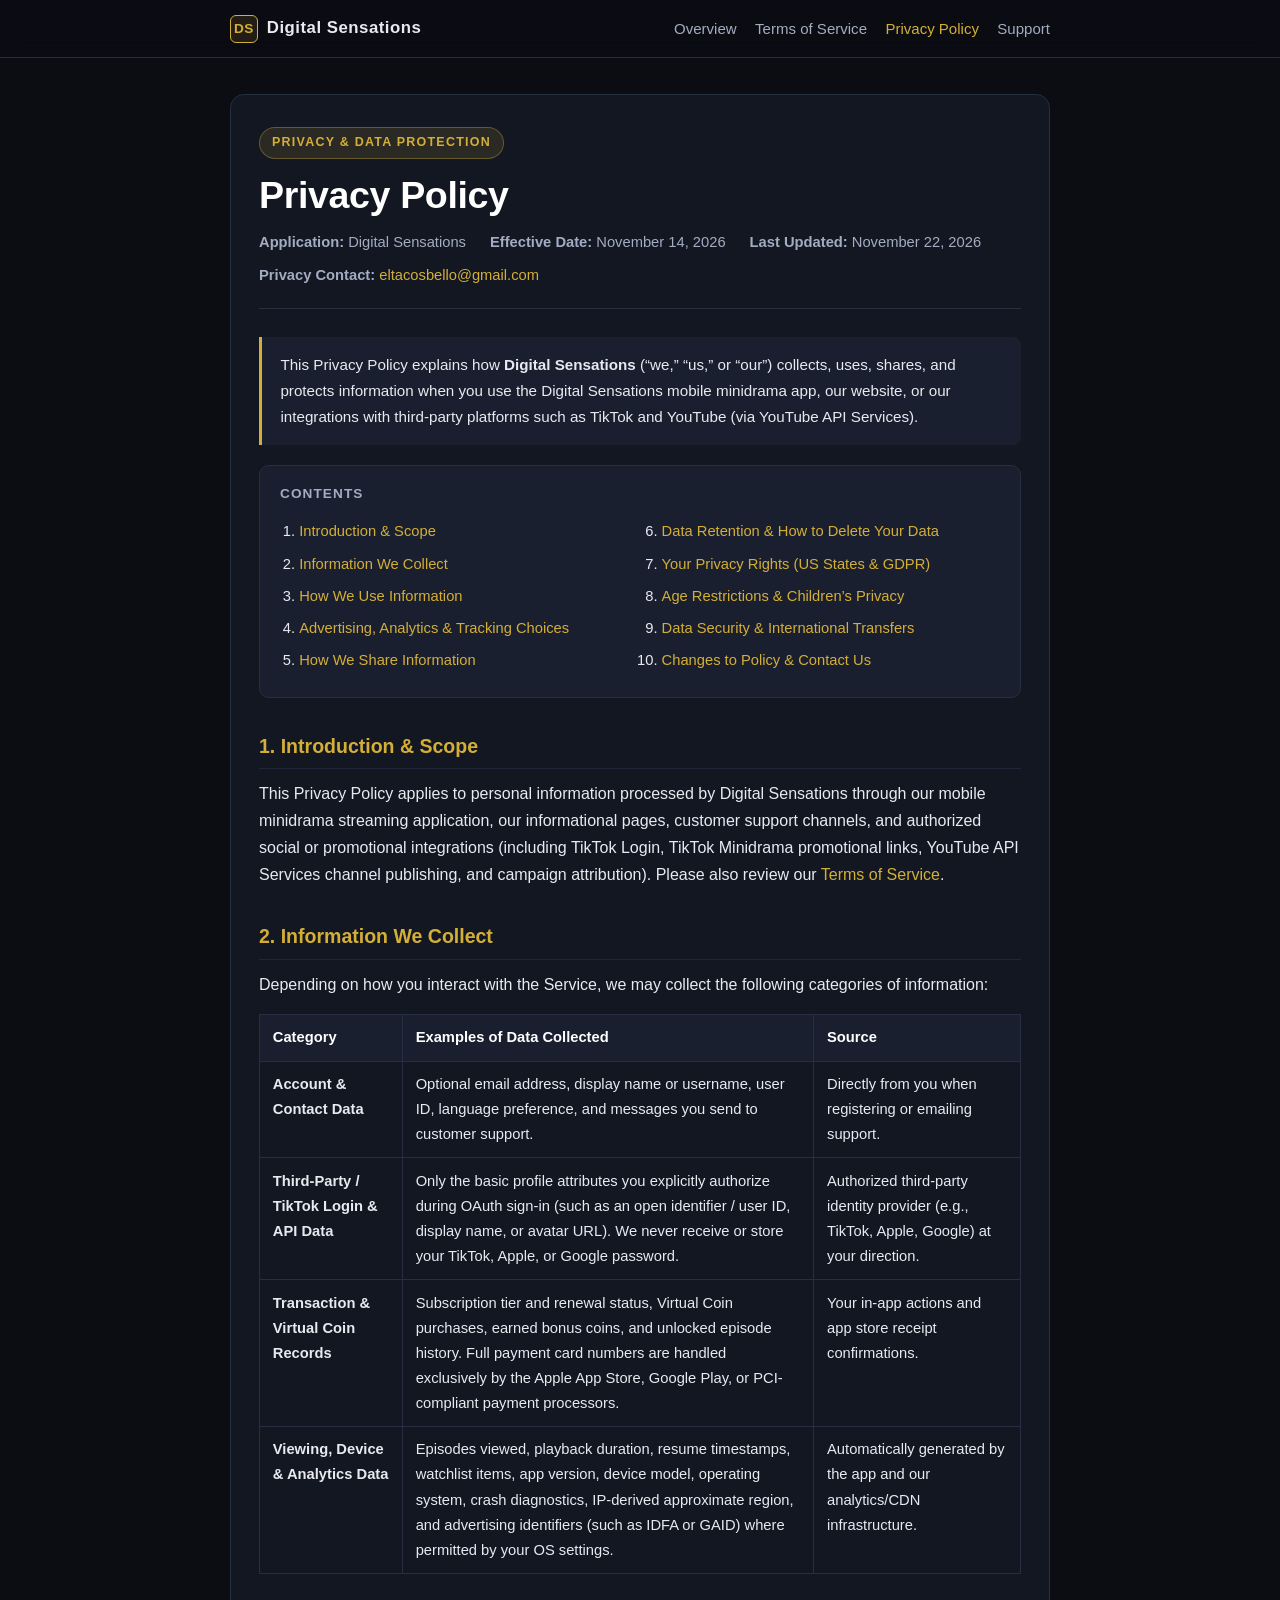
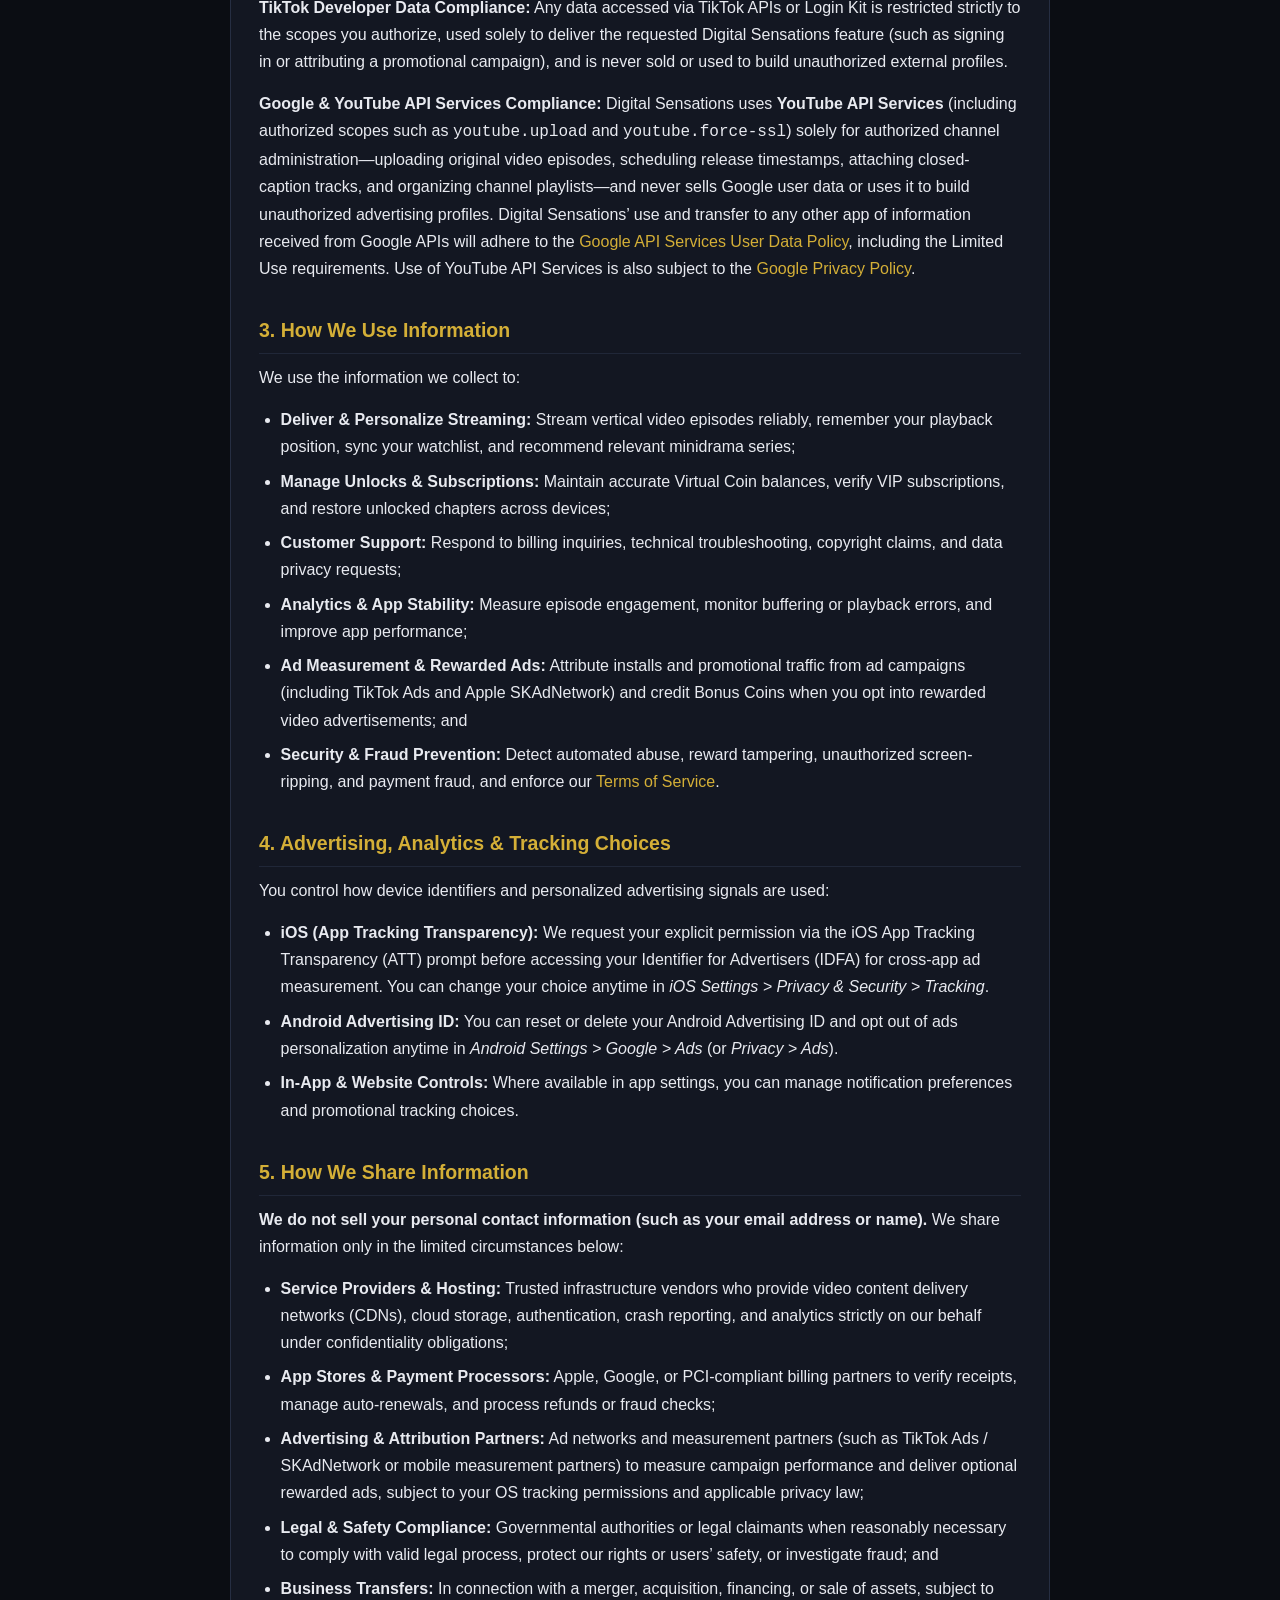
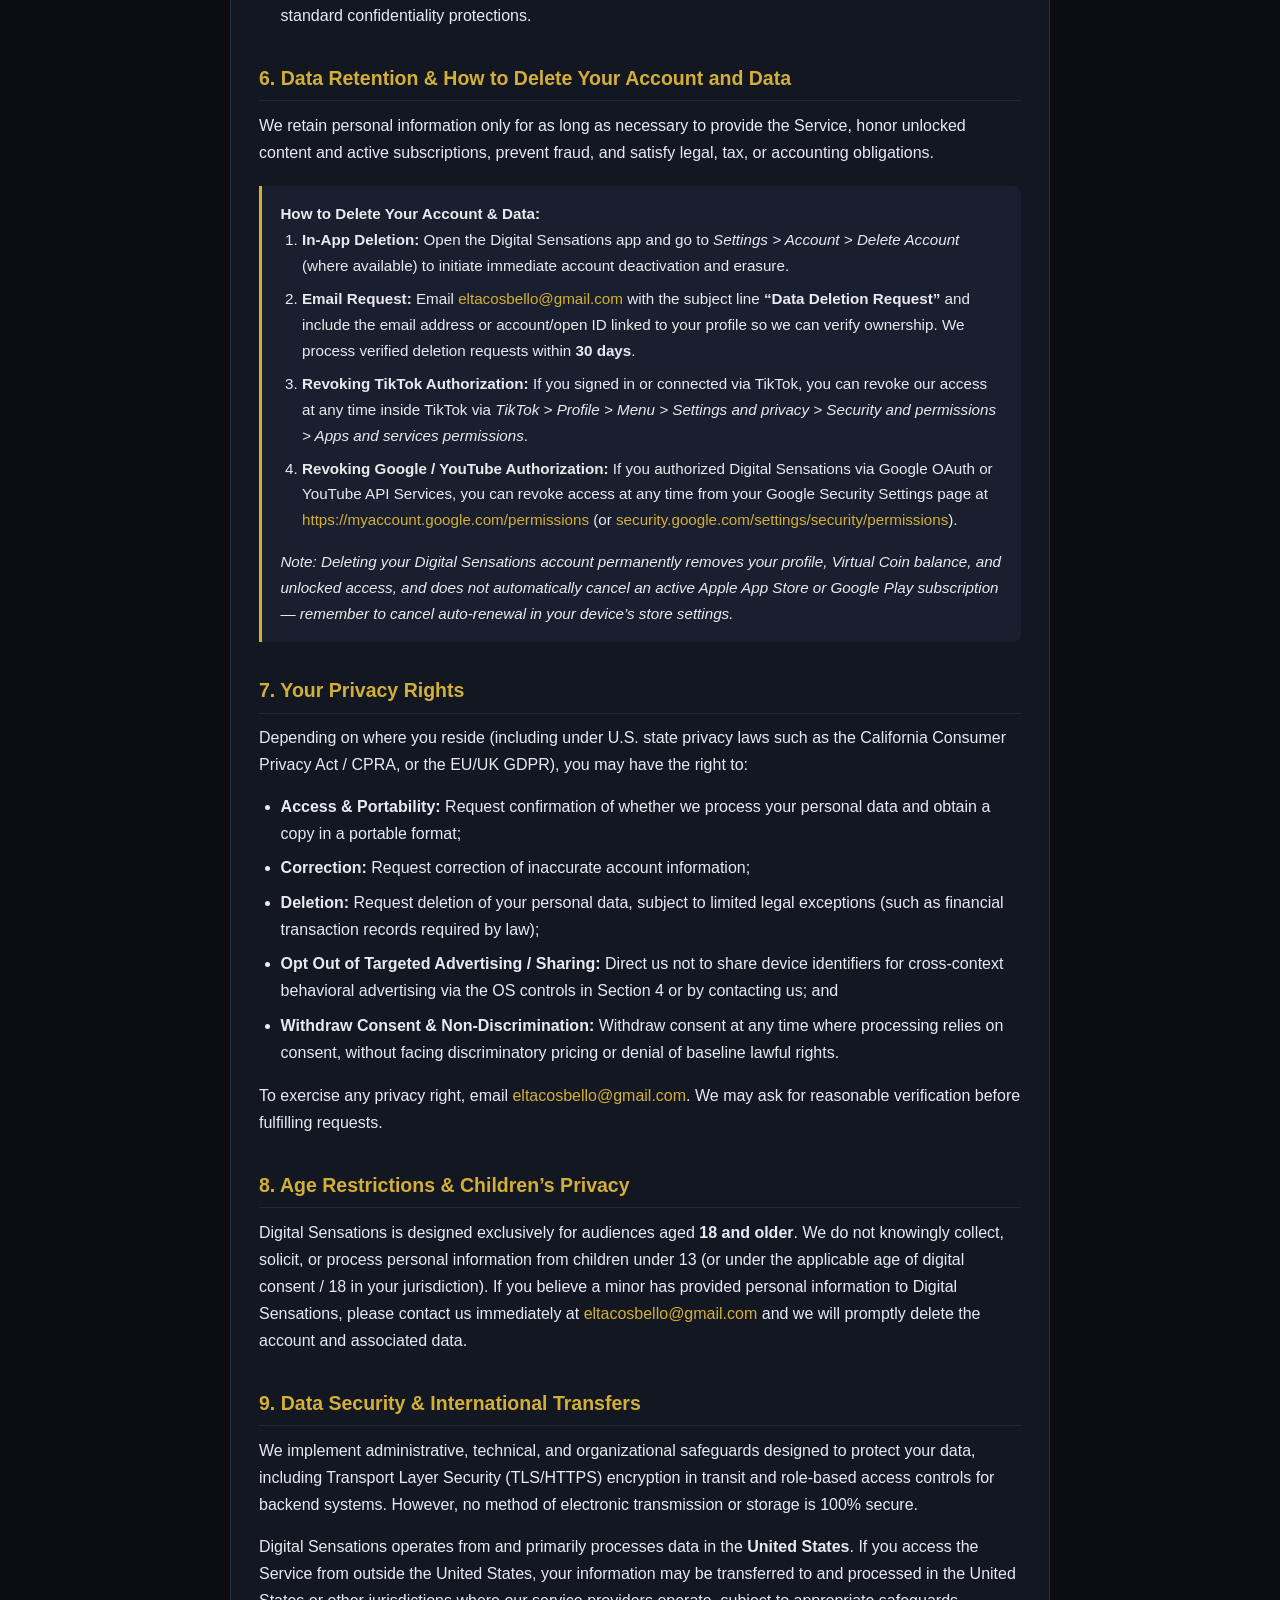
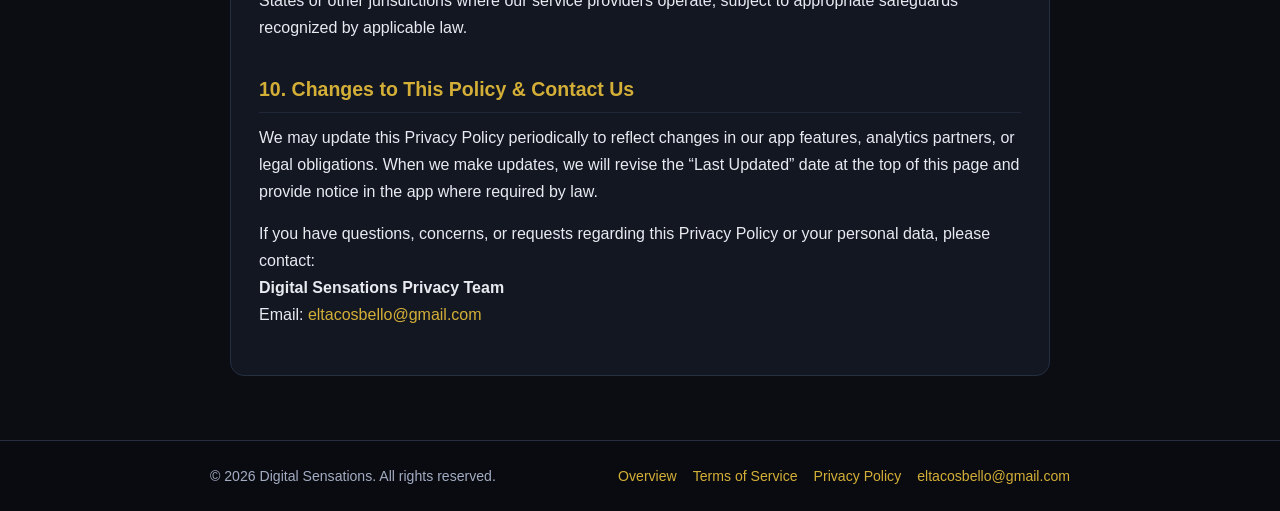
<file: privacy.html>
<!DOCTYPE html>
<html lang="en">
<head>
  <meta charset="UTF-8">
  <meta name="viewport" content="width=device-width, initial-scale=1.0">
  <title>Privacy Policy — Digital Sensations</title>
  <meta name="description" content="Official Privacy Policy for Digital Sensations, a mobile minidrama streaming application.">
  <link rel="stylesheet" href="./styles.css">
</head>
<body>
  <header class="site-header">
    <div class="nav-inner">
      <a class="brand" href="./">
        <span class="brand-mark" aria-hidden="true">DS</span>
        <span>Digital Sensations</span>
      </a>
      <nav class="nav-links" aria-label="Primary navigation">
        <a href="./">Overview</a>
        <a href="./terms/">Terms of Service</a>
        <a href="./privacy/" aria-current="page">Privacy Policy</a>
        <a href="mailto:eltacosbello@gmail.com">Support</a>
      </nav>
    </div>
  </header>

  <main class="container">
    <article class="legal-doc">
      <span class="eyebrow">Privacy &amp; Data Protection</span>
      <h1>Privacy Policy</h1>
      <div class="legal-meta">
        <span><strong>Application:</strong> Digital Sensations</span>
        <span><strong>Effective Date:</strong> November 14, 2026</span>
        <span><strong>Last Updated:</strong> November 22, 2026</span>
        <span><strong>Privacy Contact:</strong> <a href="mailto:eltacosbello@gmail.com">eltacosbello@gmail.com</a></span>
      </div>

      <div class="callout">
        This Privacy Policy explains how <strong>Digital Sensations</strong> (&ldquo;we,&rdquo; &ldquo;us,&rdquo; or &ldquo;our&rdquo;) collects, uses, shares, and protects information when you use the Digital Sensations mobile minidrama app, our website, or our integrations with third-party platforms such as TikTok and YouTube (via YouTube API Services).
      </div>

      <nav class="toc" aria-label="Table of contents">
        <p class="toc-title">Contents</p>
        <ol>
          <li><a href="#scope">Introduction &amp; Scope</a></li>
          <li><a href="#collection">Information We Collect</a></li>
          <li><a href="#usage">How We Use Information</a></li>
          <li><a href="#ads-choices">Advertising, Analytics &amp; Tracking Choices</a></li>
          <li><a href="#sharing">How We Share Information</a></li>
          <li><a href="#retention-deletion">Data Retention &amp; How to Delete Your Data</a></li>
          <li><a href="#rights">Your Privacy Rights (US States &amp; GDPR)</a></li>
          <li><a href="#children">Age Restrictions &amp; Children&rsquo;s Privacy</a></li>
          <li><a href="#security">Data Security &amp; International Transfers</a></li>
          <li><a href="#contact">Changes to Policy &amp; Contact Us</a></li>
        </ol>
      </nav>

      <h2 id="scope">1. Introduction &amp; Scope</h2>
      <p>
        This Privacy Policy applies to personal information processed by Digital Sensations through our mobile minidrama streaming application, our informational pages, customer support channels, and authorized social or promotional integrations (including TikTok Login, TikTok Minidrama promotional links, YouTube API Services channel publishing, and campaign attribution). Please also review our <a href="./terms/">Terms of Service</a>.
      </p>

      <h2 id="collection">2. Information We Collect</h2>
      <p>Depending on how you interact with the Service, we may collect the following categories of information:</p>

      <div class="table-wrap">
        <table>
          <thead>
            <tr>
              <th>Category</th>
              <th>Examples of Data Collected</th>
              <th>Source</th>
            </tr>
          </thead>
          <tbody>
            <tr>
              <td><strong>Account &amp; Contact Data</strong></td>
              <td>Optional email address, display name or username, user ID, language preference, and messages you send to customer support.</td>
              <td>Directly from you when registering or emailing support.</td>
            </tr>
            <tr>
              <td><strong>Third-Party / TikTok Login &amp; API Data</strong></td>
              <td>Only the basic profile attributes you explicitly authorize during OAuth sign-in (such as an open identifier / user ID, display name, or avatar URL). We never receive or store your TikTok, Apple, or Google password.</td>
              <td>Authorized third-party identity provider (e.g., TikTok, Apple, Google) at your direction.</td>
            </tr>
            <tr>
              <td><strong>Transaction &amp; Virtual Coin Records</strong></td>
              <td>Subscription tier and renewal status, Virtual Coin purchases, earned bonus coins, and unlocked episode history. Full payment card numbers are handled exclusively by the Apple App Store, Google Play, or PCI-compliant payment processors.</td>
              <td>Your in-app actions and app store receipt confirmations.</td>
            </tr>
            <tr>
              <td><strong>Viewing, Device &amp; Analytics Data</strong></td>
              <td>Episodes viewed, playback duration, resume timestamps, watchlist items, app version, device model, operating system, crash diagnostics, IP-derived approximate region, and advertising identifiers (such as IDFA or GAID) where permitted by your OS settings.</td>
              <td>Automatically generated by the app and our analytics/CDN infrastructure.</td>
            </tr>
          </tbody>
        </table>
      </div>

      <p>
        <strong>TikTok Developer Data Compliance:</strong> Any data accessed via TikTok APIs or Login Kit is restricted strictly to the scopes you authorize, used solely to deliver the requested Digital Sensations feature (such as signing in or attributing a promotional campaign), and is never sold or used to build unauthorized external profiles.
      </p>
      <p>
        <strong>Google &amp; YouTube API Services Compliance:</strong> Digital Sensations uses <strong>YouTube API Services</strong> (including authorized scopes such as <code>youtube.upload</code> and <code>youtube.force-ssl</code>) solely for authorized channel administration—uploading original video episodes, scheduling release timestamps, attaching closed-caption tracks, and organizing channel playlists—and never sells Google user data or uses it to build unauthorized advertising profiles. Digital Sensations&rsquo; use and transfer to any other app of information received from Google APIs will adhere to the <a href="https://developers.google.com/terms/api-services-user-data-policy" target="_blank" rel="noopener noreferrer">Google API Services User Data Policy</a>, including the Limited Use requirements. Use of YouTube API Services is also subject to the <a href="http://www.google.com/policies/privacy" target="_blank" rel="noopener noreferrer">Google Privacy Policy</a>.
      </p>

      <h2 id="usage">3. How We Use Information</h2>
      <p>We use the information we collect to:</p>
      <ul>
        <li><strong>Deliver &amp; Personalize Streaming:</strong> Stream vertical video episodes reliably, remember your playback position, sync your watchlist, and recommend relevant minidrama series;</li>
        <li><strong>Manage Unlocks &amp; Subscriptions:</strong> Maintain accurate Virtual Coin balances, verify VIP subscriptions, and restore unlocked chapters across devices;</li>
        <li><strong>Customer Support:</strong> Respond to billing inquiries, technical troubleshooting, copyright claims, and data privacy requests;</li>
        <li><strong>Analytics &amp; App Stability:</strong> Measure episode engagement, monitor buffering or playback errors, and improve app performance;</li>
        <li><strong>Ad Measurement &amp; Rewarded Ads:</strong> Attribute installs and promotional traffic from ad campaigns (including TikTok Ads and Apple SKAdNetwork) and credit Bonus Coins when you opt into rewarded video advertisements; and</li>
        <li><strong>Security &amp; Fraud Prevention:</strong> Detect automated abuse, reward tampering, unauthorized screen-ripping, and payment fraud, and enforce our <a href="./terms/">Terms of Service</a>.</li>
      </ul>

      <h2 id="ads-choices">4. Advertising, Analytics &amp; Tracking Choices</h2>
      <p>You control how device identifiers and personalized advertising signals are used:</p>
      <ul>
        <li><strong>iOS (App Tracking Transparency):</strong> We request your explicit permission via the iOS App Tracking Transparency (ATT) prompt before accessing your Identifier for Advertisers (IDFA) for cross-app ad measurement. You can change your choice anytime in <em>iOS Settings &gt; Privacy &amp; Security &gt; Tracking</em>.</li>
        <li><strong>Android Advertising ID:</strong> You can reset or delete your Android Advertising ID and opt out of ads personalization anytime in <em>Android Settings &gt; Google &gt; Ads</em> (or <em>Privacy &gt; Ads</em>).</li>
        <li><strong>In-App &amp; Website Controls:</strong> Where available in app settings, you can manage notification preferences and promotional tracking choices.</li>
      </ul>

      <h2 id="sharing">5. How We Share Information</h2>
      <p>
        <strong>We do not sell your personal contact information (such as your email address or name).</strong> We share information only in the limited circumstances below:
      </p>
      <ul>
        <li><strong>Service Providers &amp; Hosting:</strong> Trusted infrastructure vendors who provide video content delivery networks (CDNs), cloud storage, authentication, crash reporting, and analytics strictly on our behalf under confidentiality obligations;</li>
        <li><strong>App Stores &amp; Payment Processors:</strong> Apple, Google, or PCI-compliant billing partners to verify receipts, manage auto-renewals, and process refunds or fraud checks;</li>
        <li><strong>Advertising &amp; Attribution Partners:</strong> Ad networks and measurement partners (such as TikTok Ads / SKAdNetwork or mobile measurement partners) to measure campaign performance and deliver optional rewarded ads, subject to your OS tracking permissions and applicable privacy law;</li>
        <li><strong>Legal &amp; Safety Compliance:</strong> Governmental authorities or legal claimants when reasonably necessary to comply with valid legal process, protect our rights or users&rsquo; safety, or investigate fraud; and</li>
        <li><strong>Business Transfers:</strong> In connection with a merger, acquisition, financing, or sale of assets, subject to standard confidentiality protections.</li>
      </ul>

      <h2 id="retention-deletion">6. Data Retention &amp; How to Delete Your Account and Data</h2>
      <p>
        We retain personal information only for as long as necessary to provide the Service, honor unlocked content and active subscriptions, prevent fraud, and satisfy legal, tax, or accounting obligations.
      </p>

      <div class="callout">
        <strong>How to Delete Your Account &amp; Data:</strong>
        <ol>
          <li><strong>In-App Deletion:</strong> Open the Digital Sensations app and go to <em>Settings &gt; Account &gt; Delete Account</em> (where available) to initiate immediate account deactivation and erasure.</li>
          <li><strong>Email Request:</strong> Email <a href="mailto:eltacosbello@gmail.com?subject=Data%20Deletion%20Request">eltacosbello@gmail.com</a> with the subject line <strong>&ldquo;Data Deletion Request&rdquo;</strong> and include the email address or account/open ID linked to your profile so we can verify ownership. We process verified deletion requests within <strong>30 days</strong>.</li>
          <li><strong>Revoking TikTok Authorization:</strong> If you signed in or connected via TikTok, you can revoke our access at any time inside TikTok via <em>TikTok &gt; Profile &gt; Menu &gt; Settings and privacy &gt; Security and permissions &gt; Apps and services permissions</em>.</li>
          <li><strong>Revoking Google / YouTube Authorization:</strong> If you authorized Digital Sensations via Google OAuth or YouTube API Services, you can revoke access at any time from your Google Security Settings page at <a href="https://myaccount.google.com/permissions" target="_blank" rel="noopener noreferrer">https://myaccount.google.com/permissions</a> (or <a href="https://security.google.com/settings/security/permissions" target="_blank" rel="noopener noreferrer">security.google.com/settings/security/permissions</a>).</li>
        </ol>
        <em>Note: Deleting your Digital Sensations account permanently removes your profile, Virtual Coin balance, and unlocked access, and does not automatically cancel an active Apple App Store or Google Play subscription &mdash; remember to cancel auto-renewal in your device&rsquo;s store settings.</em>
      </div>

      <h2 id="rights">7. Your Privacy Rights</h2>
      <p>
        Depending on where you reside (including under U.S. state privacy laws such as the California Consumer Privacy Act / CPRA, or the EU/UK GDPR), you may have the right to:
      </p>
      <ul>
        <li><strong>Access &amp; Portability:</strong> Request confirmation of whether we process your personal data and obtain a copy in a portable format;</li>
        <li><strong>Correction:</strong> Request correction of inaccurate account information;</li>
        <li><strong>Deletion:</strong> Request deletion of your personal data, subject to limited legal exceptions (such as financial transaction records required by law);</li>
        <li><strong>Opt Out of Targeted Advertising / Sharing:</strong> Direct us not to share device identifiers for cross-context behavioral advertising via the OS controls in Section 4 or by contacting us; and</li>
        <li><strong>Withdraw Consent &amp; Non-Discrimination:</strong> Withdraw consent at any time where processing relies on consent, without facing discriminatory pricing or denial of baseline lawful rights.</li>
      </ul>
      <p>
        To exercise any privacy right, email <a href="mailto:eltacosbello@gmail.com?subject=Privacy%20Rights%20Request">eltacosbello@gmail.com</a>. We may ask for reasonable verification before fulfilling requests.
      </p>

      <h2 id="children">8. Age Restrictions &amp; Children&rsquo;s Privacy</h2>
      <p>
        Digital Sensations is designed exclusively for audiences aged <strong>18 and older</strong>. We do not knowingly collect, solicit, or process personal information from children under 13 (or under the applicable age of digital consent / 18 in your jurisdiction). If you believe a minor has provided personal information to Digital Sensations, please contact us immediately at <a href="mailto:eltacosbello@gmail.com">eltacosbello@gmail.com</a> and we will promptly delete the account and associated data.
      </p>

      <h2 id="security">9. Data Security &amp; International Transfers</h2>
      <p>
        We implement administrative, technical, and organizational safeguards designed to protect your data, including Transport Layer Security (TLS/HTTPS) encryption in transit and role-based access controls for backend systems. However, no method of electronic transmission or storage is 100% secure.
      </p>
      <p>
        Digital Sensations operates from and primarily processes data in the <strong>United States</strong>. If you access the Service from outside the United States, your information may be transferred to and processed in the United States or other jurisdictions where our service providers operate, subject to appropriate safeguards recognized by applicable law.
      </p>

      <h2 id="contact">10. Changes to This Policy &amp; Contact Us</h2>
      <p>
        We may update this Privacy Policy periodically to reflect changes in our app features, analytics partners, or legal obligations. When we make updates, we will revise the &ldquo;Last Updated&rdquo; date at the top of this page and provide notice in the app where required by law.
      </p>
      <p>
        If you have questions, concerns, or requests regarding this Privacy Policy or your personal data, please contact:
        <br>
        <strong>Digital Sensations Privacy Team</strong><br>
        Email: <a href="mailto:eltacosbello@gmail.com">eltacosbello@gmail.com</a>
      </p>
    </article>
  </main>

  <footer class="site-footer">
    <div class="footer-inner">
      <span>&copy; 2026 Digital Sensations. All rights reserved.</span>
      <div class="footer-links">
        <a href="./">Overview</a>
        <a href="./terms/">Terms of Service</a>
        <a href="./privacy/">Privacy Policy</a>
        <a href="mailto:eltacosbello@gmail.com">eltacosbello@gmail.com</a>
      </div>
    </div>
  </footer>
</body>
</html>
</file>
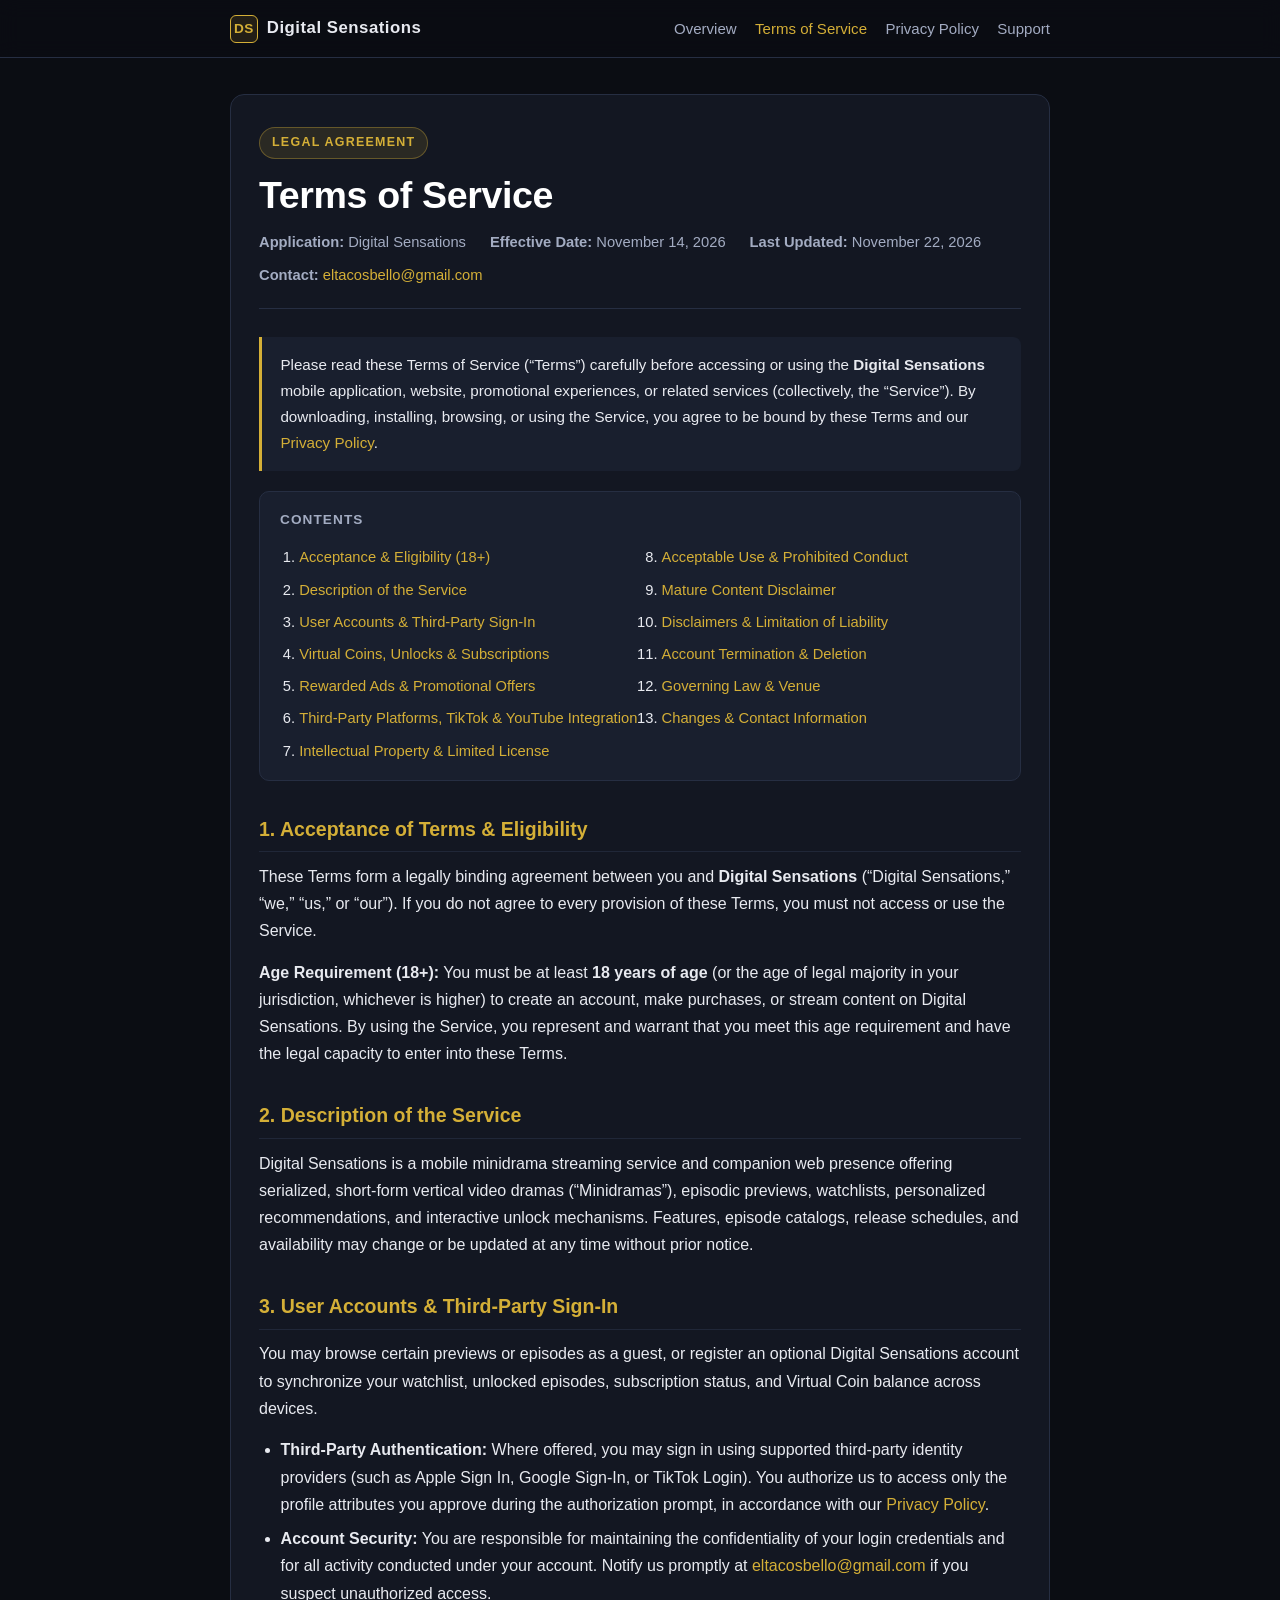
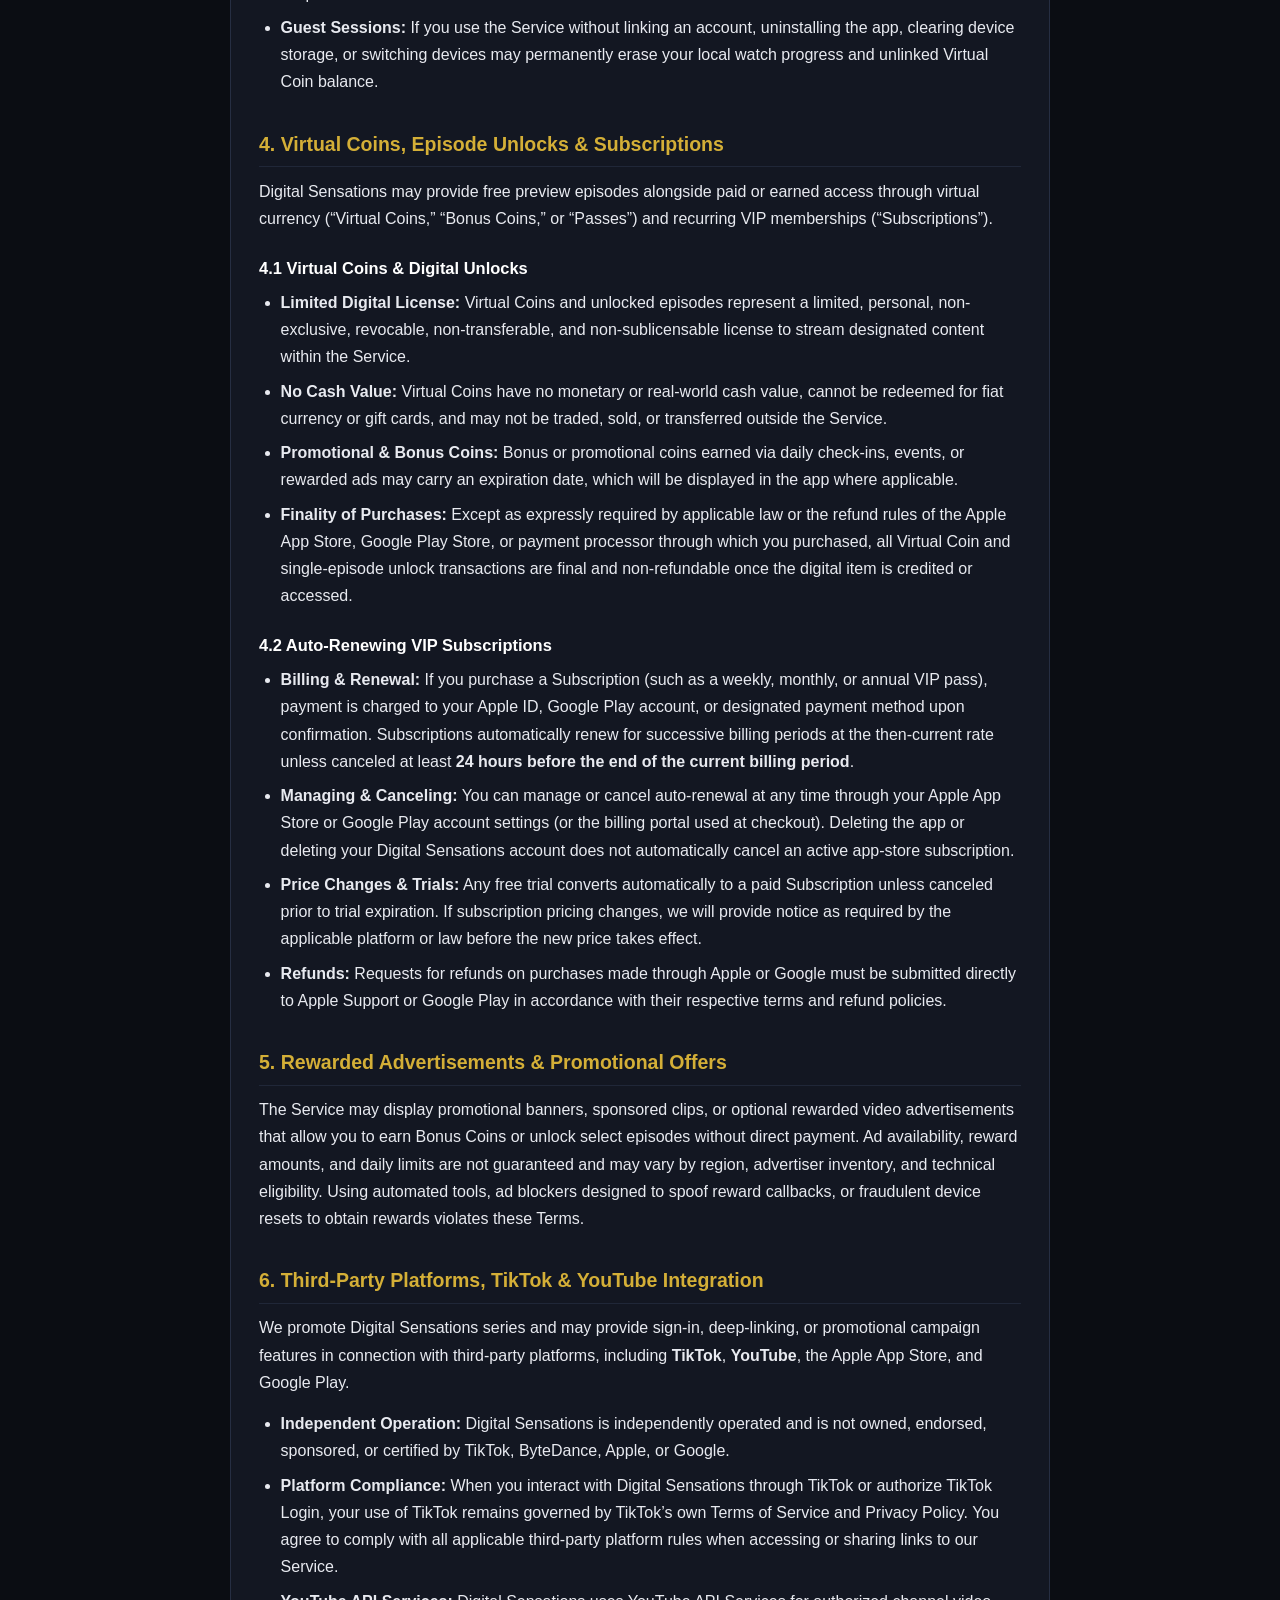
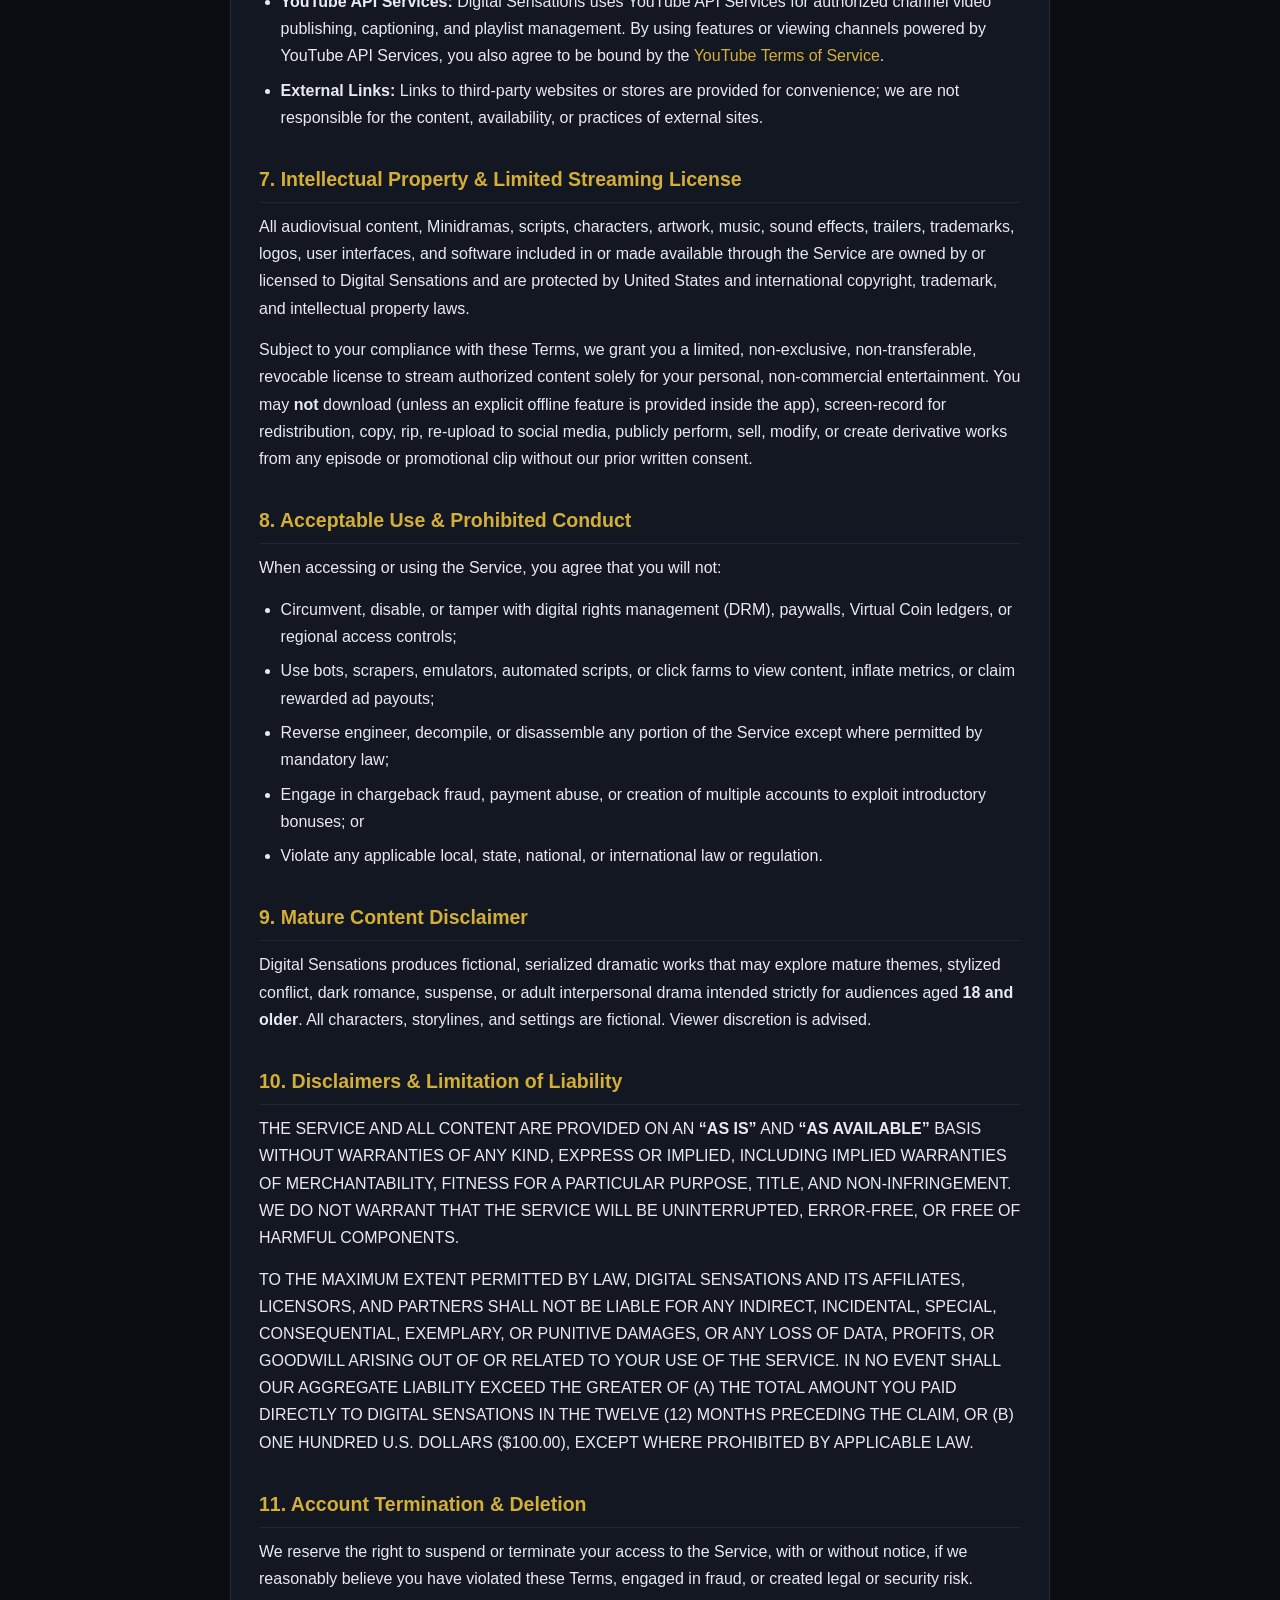
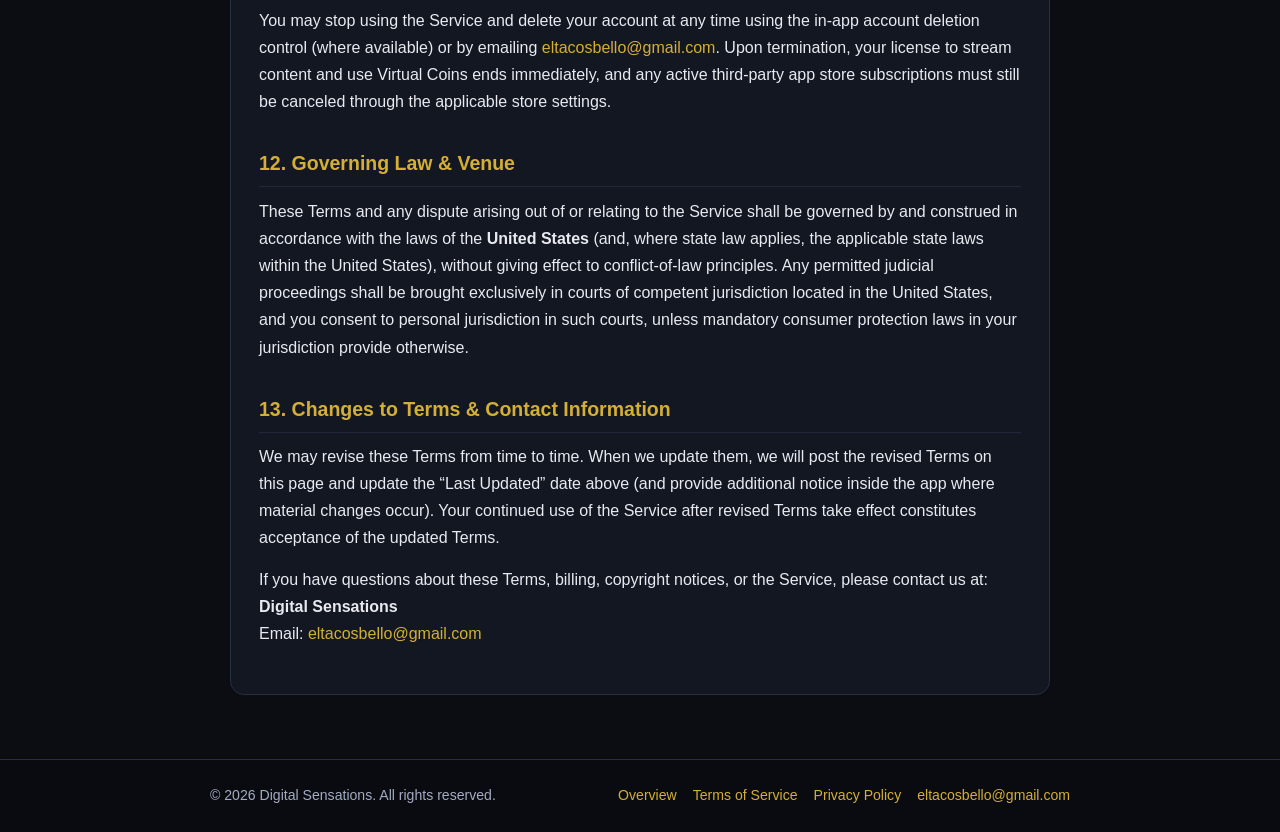
<file: terms.html>
<!DOCTYPE html>
<html lang="en">
<head>
  <meta charset="UTF-8">
  <meta name="viewport" content="width=device-width, initial-scale=1.0">
  <title>Terms of Service — Digital Sensations</title>
  <meta name="description" content="Official Terms of Service for Digital Sensations, a mobile minidrama streaming application.">
  <link rel="stylesheet" href="./styles.css">
</head>
<body>
  <header class="site-header">
    <div class="nav-inner">
      <a class="brand" href="./">
        <span class="brand-mark" aria-hidden="true">DS</span>
        <span>Digital Sensations</span>
      </a>
      <nav class="nav-links" aria-label="Primary navigation">
        <a href="./">Overview</a>
        <a href="./terms/" aria-current="page">Terms of Service</a>
        <a href="./privacy/">Privacy Policy</a>
        <a href="mailto:eltacosbello@gmail.com">Support</a>
      </nav>
    </div>
  </header>

  <main class="container">
    <article class="legal-doc">
      <span class="eyebrow">Legal Agreement</span>
      <h1>Terms of Service</h1>
      <div class="legal-meta">
        <span><strong>Application:</strong> Digital Sensations</span>
        <span><strong>Effective Date:</strong> November 14, 2026</span>
        <span><strong>Last Updated:</strong> November 22, 2026</span>
        <span><strong>Contact:</strong> <a href="mailto:eltacosbello@gmail.com">eltacosbello@gmail.com</a></span>
      </div>

      <div class="callout">
        Please read these Terms of Service (&ldquo;Terms&rdquo;) carefully before accessing or using the <strong>Digital Sensations</strong> mobile application, website, promotional experiences, or related services (collectively, the &ldquo;Service&rdquo;). By downloading, installing, browsing, or using the Service, you agree to be bound by these Terms and our <a href="./privacy/">Privacy Policy</a>.
      </div>

      <nav class="toc" aria-label="Table of contents">
        <p class="toc-title">Contents</p>
        <ol>
          <li><a href="#acceptance">Acceptance &amp; Eligibility (18+)</a></li>
          <li><a href="#service">Description of the Service</a></li>
          <li><a href="#accounts">User Accounts &amp; Third-Party Sign-In</a></li>
          <li><a href="#billing">Virtual Coins, Unlocks &amp; Subscriptions</a></li>
          <li><a href="#ads">Rewarded Ads &amp; Promotional Offers</a></li>
          <li><a href="#tiktok">Third-Party Platforms, TikTok &amp; YouTube Integration</a></li>
          <li><a href="#ip">Intellectual Property &amp; Limited License</a></li>
          <li><a href="#conduct">Acceptable Use &amp; Prohibited Conduct</a></li>
          <li><a href="#mature">Mature Content Disclaimer</a></li>
          <li><a href="#warranty">Disclaimers &amp; Limitation of Liability</a></li>
          <li><a href="#termination">Account Termination &amp; Deletion</a></li>
          <li><a href="#governing-law">Governing Law &amp; Venue</a></li>
          <li><a href="#changes">Changes &amp; Contact Information</a></li>
        </ol>
      </nav>

      <h2 id="acceptance">1. Acceptance of Terms &amp; Eligibility</h2>
      <p>
        These Terms form a legally binding agreement between you and <strong>Digital Sensations</strong> (&ldquo;Digital Sensations,&rdquo; &ldquo;we,&rdquo; &ldquo;us,&rdquo; or &ldquo;our&rdquo;). If you do not agree to every provision of these Terms, you must not access or use the Service.
      </p>
      <p>
        <strong>Age Requirement (18+):</strong> You must be at least <strong>18 years of age</strong> (or the age of legal majority in your jurisdiction, whichever is higher) to create an account, make purchases, or stream content on Digital Sensations. By using the Service, you represent and warrant that you meet this age requirement and have the legal capacity to enter into these Terms.
      </p>

      <h2 id="service">2. Description of the Service</h2>
      <p>
        Digital Sensations is a mobile minidrama streaming service and companion web presence offering serialized, short-form vertical video dramas (&ldquo;Minidramas&rdquo;), episodic previews, watchlists, personalized recommendations, and interactive unlock mechanisms. Features, episode catalogs, release schedules, and availability may change or be updated at any time without prior notice.
      </p>

      <h2 id="accounts">3. User Accounts &amp; Third-Party Sign-In</h2>
      <p>
        You may browse certain previews or episodes as a guest, or register an optional Digital Sensations account to synchronize your watchlist, unlocked episodes, subscription status, and Virtual Coin balance across devices.
      </p>
      <ul>
        <li><strong>Third-Party Authentication:</strong> Where offered, you may sign in using supported third-party identity providers (such as Apple Sign In, Google Sign-In, or TikTok Login). You authorize us to access only the profile attributes you approve during the authorization prompt, in accordance with our <a href="./privacy/">Privacy Policy</a>.</li>
        <li><strong>Account Security:</strong> You are responsible for maintaining the confidentiality of your login credentials and for all activity conducted under your account. Notify us promptly at <a href="mailto:eltacosbello@gmail.com">eltacosbello@gmail.com</a> if you suspect unauthorized access.</li>
        <li><strong>Guest Sessions:</strong> If you use the Service without linking an account, uninstalling the app, clearing device storage, or switching devices may permanently erase your local watch progress and unlinked Virtual Coin balance.</li>
      </ul>

      <h2 id="billing">4. Virtual Coins, Episode Unlocks &amp; Subscriptions</h2>
      <p>
        Digital Sensations may provide free preview episodes alongside paid or earned access through virtual currency (&ldquo;Virtual Coins,&rdquo; &ldquo;Bonus Coins,&rdquo; or &ldquo;Passes&rdquo;) and recurring VIP memberships (&ldquo;Subscriptions&rdquo;).
      </p>
      <h3>4.1 Virtual Coins &amp; Digital Unlocks</h3>
      <ul>
        <li><strong>Limited Digital License:</strong> Virtual Coins and unlocked episodes represent a limited, personal, non-exclusive, revocable, non-transferable, and non-sublicensable license to stream designated content within the Service.</li>
        <li><strong>No Cash Value:</strong> Virtual Coins have no monetary or real-world cash value, cannot be redeemed for fiat currency or gift cards, and may not be traded, sold, or transferred outside the Service.</li>
        <li><strong>Promotional &amp; Bonus Coins:</strong> Bonus or promotional coins earned via daily check-ins, events, or rewarded ads may carry an expiration date, which will be displayed in the app where applicable.</li>
        <li><strong>Finality of Purchases:</strong> Except as expressly required by applicable law or the refund rules of the Apple App Store, Google Play Store, or payment processor through which you purchased, all Virtual Coin and single-episode unlock transactions are final and non-refundable once the digital item is credited or accessed.</li>
      </ul>

      <h3>4.2 Auto-Renewing VIP Subscriptions</h3>
      <ul>
        <li><strong>Billing &amp; Renewal:</strong> If you purchase a Subscription (such as a weekly, monthly, or annual VIP pass), payment is charged to your Apple ID, Google Play account, or designated payment method upon confirmation. Subscriptions automatically renew for successive billing periods at the then-current rate unless canceled at least <strong>24 hours before the end of the current billing period</strong>.</li>
        <li><strong>Managing &amp; Canceling:</strong> You can manage or cancel auto-renewal at any time through your Apple App Store or Google Play account settings (or the billing portal used at checkout). Deleting the app or deleting your Digital Sensations account does not automatically cancel an active app-store subscription.</li>
        <li><strong>Price Changes &amp; Trials:</strong> Any free trial converts automatically to a paid Subscription unless canceled prior to trial expiration. If subscription pricing changes, we will provide notice as required by the applicable platform or law before the new price takes effect.</li>
        <li><strong>Refunds:</strong> Requests for refunds on purchases made through Apple or Google must be submitted directly to Apple Support or Google Play in accordance with their respective terms and refund policies.</li>
      </ul>

      <h2 id="ads">5. Rewarded Advertisements &amp; Promotional Offers</h2>
      <p>
        The Service may display promotional banners, sponsored clips, or optional rewarded video advertisements that allow you to earn Bonus Coins or unlock select episodes without direct payment. Ad availability, reward amounts, and daily limits are not guaranteed and may vary by region, advertiser inventory, and technical eligibility. Using automated tools, ad blockers designed to spoof reward callbacks, or fraudulent device resets to obtain rewards violates these Terms.
      </p>

      <h2 id="tiktok">6. Third-Party Platforms, TikTok &amp; YouTube Integration</h2>
      <p>
        We promote Digital Sensations series and may provide sign-in, deep-linking, or promotional campaign features in connection with third-party platforms, including <strong>TikTok</strong>, <strong>YouTube</strong>, the Apple App Store, and Google Play.
      </p>
      <ul>
        <li><strong>Independent Operation:</strong> Digital Sensations is independently operated and is not owned, endorsed, sponsored, or certified by TikTok, ByteDance, Apple, or Google.</li>
        <li><strong>Platform Compliance:</strong> When you interact with Digital Sensations through TikTok or authorize TikTok Login, your use of TikTok remains governed by TikTok&rsquo;s own Terms of Service and Privacy Policy. You agree to comply with all applicable third-party platform rules when accessing or sharing links to our Service.</li>
        <li><strong>YouTube API Services:</strong> Digital Sensations uses YouTube API Services for authorized channel video publishing, captioning, and playlist management. By using features or viewing channels powered by YouTube API Services, you also agree to be bound by the <a href="https://www.youtube.com/t/terms" target="_blank" rel="noopener noreferrer">YouTube Terms of Service</a>.</li>
        <li><strong>External Links:</strong> Links to third-party websites or stores are provided for convenience; we are not responsible for the content, availability, or practices of external sites.</li>
      </ul>

      <h2 id="ip">7. Intellectual Property &amp; Limited Streaming License</h2>
      <p>
        All audiovisual content, Minidramas, scripts, characters, artwork, music, sound effects, trailers, trademarks, logos, user interfaces, and software included in or made available through the Service are owned by or licensed to Digital Sensations and are protected by United States and international copyright, trademark, and intellectual property laws.
      </p>
      <p>
        Subject to your compliance with these Terms, we grant you a limited, non-exclusive, non-transferable, revocable license to stream authorized content solely for your personal, non-commercial entertainment. You may <strong>not</strong> download (unless an explicit offline feature is provided inside the app), screen-record for redistribution, copy, rip, re-upload to social media, publicly perform, sell, modify, or create derivative works from any episode or promotional clip without our prior written consent.
      </p>

      <h2 id="conduct">8. Acceptable Use &amp; Prohibited Conduct</h2>
      <p>When accessing or using the Service, you agree that you will not:</p>
      <ul>
        <li>Circumvent, disable, or tamper with digital rights management (DRM), paywalls, Virtual Coin ledgers, or regional access controls;</li>
        <li>Use bots, scrapers, emulators, automated scripts, or click farms to view content, inflate metrics, or claim rewarded ad payouts;</li>
        <li>Reverse engineer, decompile, or disassemble any portion of the Service except where permitted by mandatory law;</li>
        <li>Engage in chargeback fraud, payment abuse, or creation of multiple accounts to exploit introductory bonuses; or</li>
        <li>Violate any applicable local, state, national, or international law or regulation.</li>
      </ul>

      <h2 id="mature">9. Mature Content Disclaimer</h2>
      <p>
        Digital Sensations produces fictional, serialized dramatic works that may explore mature themes, stylized conflict, dark romance, suspense, or adult interpersonal drama intended strictly for audiences aged <strong>18 and older</strong>. All characters, storylines, and settings are fictional. Viewer discretion is advised.
      </p>

      <h2 id="warranty">10. Disclaimers &amp; Limitation of Liability</h2>
      <p>
        THE SERVICE AND ALL CONTENT ARE PROVIDED ON AN <strong>&ldquo;AS IS&rdquo;</strong> AND <strong>&ldquo;AS AVAILABLE&rdquo;</strong> BASIS WITHOUT WARRANTIES OF ANY KIND, EXPRESS OR IMPLIED, INCLUDING IMPLIED WARRANTIES OF MERCHANTABILITY, FITNESS FOR A PARTICULAR PURPOSE, TITLE, AND NON-INFRINGEMENT. WE DO NOT WARRANT THAT THE SERVICE WILL BE UNINTERRUPTED, ERROR-FREE, OR FREE OF HARMFUL COMPONENTS.
      </p>
      <p>
        TO THE MAXIMUM EXTENT PERMITTED BY LAW, DIGITAL SENSATIONS AND ITS AFFILIATES, LICENSORS, AND PARTNERS SHALL NOT BE LIABLE FOR ANY INDIRECT, INCIDENTAL, SPECIAL, CONSEQUENTIAL, EXEMPLARY, OR PUNITIVE DAMAGES, OR ANY LOSS OF DATA, PROFITS, OR GOODWILL ARISING OUT OF OR RELATED TO YOUR USE OF THE SERVICE. IN NO EVENT SHALL OUR AGGREGATE LIABILITY EXCEED THE GREATER OF (A) THE TOTAL AMOUNT YOU PAID DIRECTLY TO DIGITAL SENSATIONS IN THE TWELVE (12) MONTHS PRECEDING THE CLAIM, OR (B) ONE HUNDRED U.S. DOLLARS ($100.00), EXCEPT WHERE PROHIBITED BY APPLICABLE LAW.
      </p>

      <h2 id="termination">11. Account Termination &amp; Deletion</h2>
      <p>
        We reserve the right to suspend or terminate your access to the Service, with or without notice, if we reasonably believe you have violated these Terms, engaged in fraud, or created legal or security risk.
      </p>
      <p>
        You may stop using the Service and delete your account at any time using the in-app account deletion control (where available) or by emailing <a href="mailto:eltacosbello@gmail.com?subject=Account%20Deletion%20Request">eltacosbello@gmail.com</a>. Upon termination, your license to stream content and use Virtual Coins ends immediately, and any active third-party app store subscriptions must still be canceled through the applicable store settings.
      </p>

      <h2 id="governing-law">12. Governing Law &amp; Venue</h2>
      <p>
        These Terms and any dispute arising out of or relating to the Service shall be governed by and construed in accordance with the laws of the <strong>United States</strong> (and, where state law applies, the applicable state laws within the United States), without giving effect to conflict-of-law principles. Any permitted judicial proceedings shall be brought exclusively in courts of competent jurisdiction located in the United States, and you consent to personal jurisdiction in such courts, unless mandatory consumer protection laws in your jurisdiction provide otherwise.
      </p>

      <h2 id="changes">13. Changes to Terms &amp; Contact Information</h2>
      <p>
        We may revise these Terms from time to time. When we update them, we will post the revised Terms on this page and update the &ldquo;Last Updated&rdquo; date above (and provide additional notice inside the app where material changes occur). Your continued use of the Service after revised Terms take effect constitutes acceptance of the updated Terms.
      </p>
      <p>
        If you have questions about these Terms, billing, copyright notices, or the Service, please contact us at:
        <br>
        <strong>Digital Sensations</strong><br>
        Email: <a href="mailto:eltacosbello@gmail.com">eltacosbello@gmail.com</a>
      </p>
    </article>
  </main>

  <footer class="site-footer">
    <div class="footer-inner">
      <span>&copy; 2026 Digital Sensations. All rights reserved.</span>
      <div class="footer-links">
        <a href="./">Overview</a>
        <a href="./terms/">Terms of Service</a>
        <a href="./privacy/">Privacy Policy</a>
        <a href="mailto:eltacosbello@gmail.com">eltacosbello@gmail.com</a>
      </div>
    </div>
  </footer>
</body>
</html>
</file>
<file: styles.css>
:root {
  --bg: #0b0d13;
  --surface: #131722;
  --surface-alt: #191f2e;
  --border: #262e42;
  --text: #e8eaf0;
  --text-muted: #a3acc2;
  --accent: #d4af37;
  --accent-hover: #e7c75b;
  --accent-soft: rgba(212, 175, 55, 0.12);
  --max-width: 860px;
}

*,
*::before,
*::after {
  box-sizing: border-box;
}

html {
  scroll-behavior: smooth;
}

body {
  margin: 0;
  padding: 0;
  background-color: var(--bg);
  color: var(--text);
  font-family: -apple-system, BlinkMacSystemFont, "Segoe UI", Roboto, Helvetica, Arial, sans-serif;
  font-size: 16px;
  line-height: 1.7;
  -webkit-font-smoothing: antialiased;
}

a {
  color: var(--accent);
  text-decoration: none;
  transition: color 0.15s ease;
}

a:hover,
a:focus-visible {
  color: var(--accent-hover);
  text-decoration: underline;
}

.site-header {
  position: sticky;
  top: 0;
  z-index: 20;
  background-color: rgba(11, 13, 19, 0.92);
  backdrop-filter: blur(10px);
  border-bottom: 1px solid var(--border);
}

.nav-inner {
  max-width: var(--max-width);
  margin: 0 auto;
  padding: 0.9rem 1.25rem;
  display: flex;
  flex-wrap: wrap;
  align-items: center;
  justify-content: space-between;
  gap: 0.75rem 1.25rem;
}

.brand {
  display: inline-flex;
  align-items: center;
  gap: 0.55rem;
  color: var(--text);
  font-weight: 700;
  font-size: 1.05rem;
  letter-spacing: 0.03em;
}

.brand:hover {
  color: var(--accent);
  text-decoration: none;
}

.brand-mark {
  display: inline-flex;
  align-items: center;
  justify-content: center;
  width: 28px;
  height: 28px;
  border-radius: 6px;
  background: var(--accent-soft);
  border: 1px solid var(--accent);
  color: var(--accent);
  font-size: 0.85rem;
  font-weight: 800;
}

.nav-links {
  display: flex;
  flex-wrap: wrap;
  align-items: center;
  gap: 1.15rem;
  font-size: 0.94rem;
}

.nav-links a {
  color: var(--text-muted);
  font-weight: 500;
}

.nav-links a:hover,
.nav-links a[aria-current="page"] {
  color: var(--accent);
  text-decoration: none;
}

.container {
  max-width: var(--max-width);
  margin: 0 auto;
  padding: 2.25rem 1.25rem 4rem;
}

.hero {
  background: linear-gradient(145deg, var(--surface) 0%, #0f131d 100%);
  border: 1px solid var(--border);
  border-radius: 14px;
  padding: 2.25rem 1.75rem;
  margin-bottom: 2rem;
}

.eyebrow {
  display: inline-block;
  font-size: 0.78rem;
  font-weight: 700;
  text-transform: uppercase;
  letter-spacing: 0.1em;
  color: var(--accent);
  background: var(--accent-soft);
  border: 1px solid rgba(212, 175, 55, 0.35);
  border-radius: 999px;
  padding: 0.25rem 0.75rem;
  margin-bottom: 0.9rem;
}

h1 {
  margin: 0 0 0.75rem;
  font-size: clamp(1.75rem, 3.2vw, 2.35rem);
  line-height: 1.2;
  color: #ffffff;
  letter-spacing: -0.01em;
}

.subtitle {
  margin: 0;
  color: var(--text-muted);
  font-size: 1.05rem;
  max-width: 65ch;
}

.cta-row {
  display: flex;
  flex-wrap: wrap;
  gap: 0.85rem;
  margin-top: 1.5rem;
}

.btn {
  display: inline-block;
  padding: 0.65rem 1.15rem;
  border-radius: 8px;
  font-weight: 600;
  font-size: 0.95rem;
  border: 1px solid var(--border);
  background: var(--surface-alt);
  color: var(--text);
}

.btn:hover {
  text-decoration: none;
  border-color: var(--accent);
  color: var(--accent);
}

.btn-primary {
  background: var(--accent);
  border-color: var(--accent);
  color: #0b0d13;
}

.btn-primary:hover {
  background: var(--accent-hover);
  border-color: var(--accent-hover);
  color: #0b0d13;
}

.grid {
  display: grid;
  grid-template-columns: repeat(auto-fit, minmax(240px, 1fr));
  gap: 1.15rem;
  margin-bottom: 2rem;
}

.card {
  background: var(--surface);
  border: 1px solid var(--border);
  border-radius: 12px;
  padding: 1.35rem;
}

.card h2,
.card h3 {
  margin-top: 0;
  margin-bottom: 0.5rem;
  font-size: 1.12rem;
  color: #ffffff;
}

.card p {
  margin: 0 0 0.85rem;
  color: var(--text-muted);
  font-size: 0.95rem;
}

.card p:last-child {
  margin-bottom: 0;
}

.legal-doc {
  background: var(--surface);
  border: 1px solid var(--border);
  border-radius: 14px;
  padding: 2rem 1.75rem;
}

.legal-meta {
  display: flex;
  flex-wrap: wrap;
  gap: 0.5rem 1.5rem;
  padding-bottom: 1.25rem;
  margin-bottom: 1.75rem;
  border-bottom: 1px solid var(--border);
  color: var(--text-muted);
  font-size: 0.92rem;
}

.legal-doc h2 {
  margin-top: 2rem;
  margin-bottom: 0.65rem;
  font-size: 1.22rem;
  color: var(--accent);
  border-bottom: 1px solid rgba(38, 46, 66, 0.7);
  padding-bottom: 0.35rem;
}

.legal-doc h3 {
  margin-top: 1.35rem;
  margin-bottom: 0.45rem;
  font-size: 1.03rem;
  color: #ffffff;
}

.legal-doc p {
  margin: 0 0 0.9rem;
}

.legal-doc ul,
.legal-doc ol {
  margin: 0 0 1rem;
  padding-left: 1.35rem;
}

.legal-doc li {
  margin-bottom: 0.45rem;
}

.callout {
  background: var(--surface-alt);
  border-left: 3px solid var(--accent);
  border-radius: 0 8px 8px 0;
  padding: 0.95rem 1.15rem;
  margin: 1.25rem 0;
  font-size: 0.95rem;
}

.table-wrap {
  overflow-x: auto;
  margin: 1rem 0 1.25rem;
}

table {
  width: 100%;
  border-collapse: collapse;
  font-size: 0.92rem;
}

th,
td {
  text-align: left;
  padding: 0.65rem 0.8rem;
  border: 1px solid var(--border);
  vertical-align: top;
}

th {
  background: var(--surface-alt);
  color: #ffffff;
  font-weight: 600;
}

.toc {
  background: var(--surface-alt);
  border: 1px solid var(--border);
  border-radius: 10px;
  padding: 1rem 1.25rem;
  margin-bottom: 1.75rem;
}

.toc-title {
  font-size: 0.85rem;
  font-weight: 700;
  text-transform: uppercase;
  letter-spacing: 0.08em;
  color: var(--text-muted);
  margin: 0 0 0.55rem;
}

.toc ol {
  margin: 0;
  padding-left: 1.2rem;
  columns: 2;
  column-gap: 1.5rem;
  font-size: 0.92rem;
}

.site-footer {
  border-top: 1px solid var(--border);
  background: #090b10;
  padding: 1.5rem 1.25rem;
  color: var(--text-muted);
  font-size: 0.88rem;
}

.footer-inner {
  max-width: var(--max-width);
  margin: 0 auto;
  display: flex;
  flex-wrap: wrap;
  align-items: center;
  justify-content: space-between;
  gap: 0.75rem 1.25rem;
}

.footer-links {
  display: flex;
  flex-wrap: wrap;
  gap: 1rem;
}

@media (max-width: 640px) {
  .hero,
  .legal-doc {
    padding: 1.35rem 1.15rem;
  }

  .toc ol {
    columns: 1;
  }
}

@media print {
  body {
    background: #ffffff;
    color: #111111;
  }

  .site-header,
  .cta-row,
  .toc {
    display: none;
  }

  .legal-doc,
  .card,
  .hero {
    background: #ffffff;
    border: none;
    padding: 0;
  }

  .legal-doc h2,
  a {
    color: #111111;
  }

  th {
    background: #f2f2f2;
    color: #111111;
  }
}
</file>
